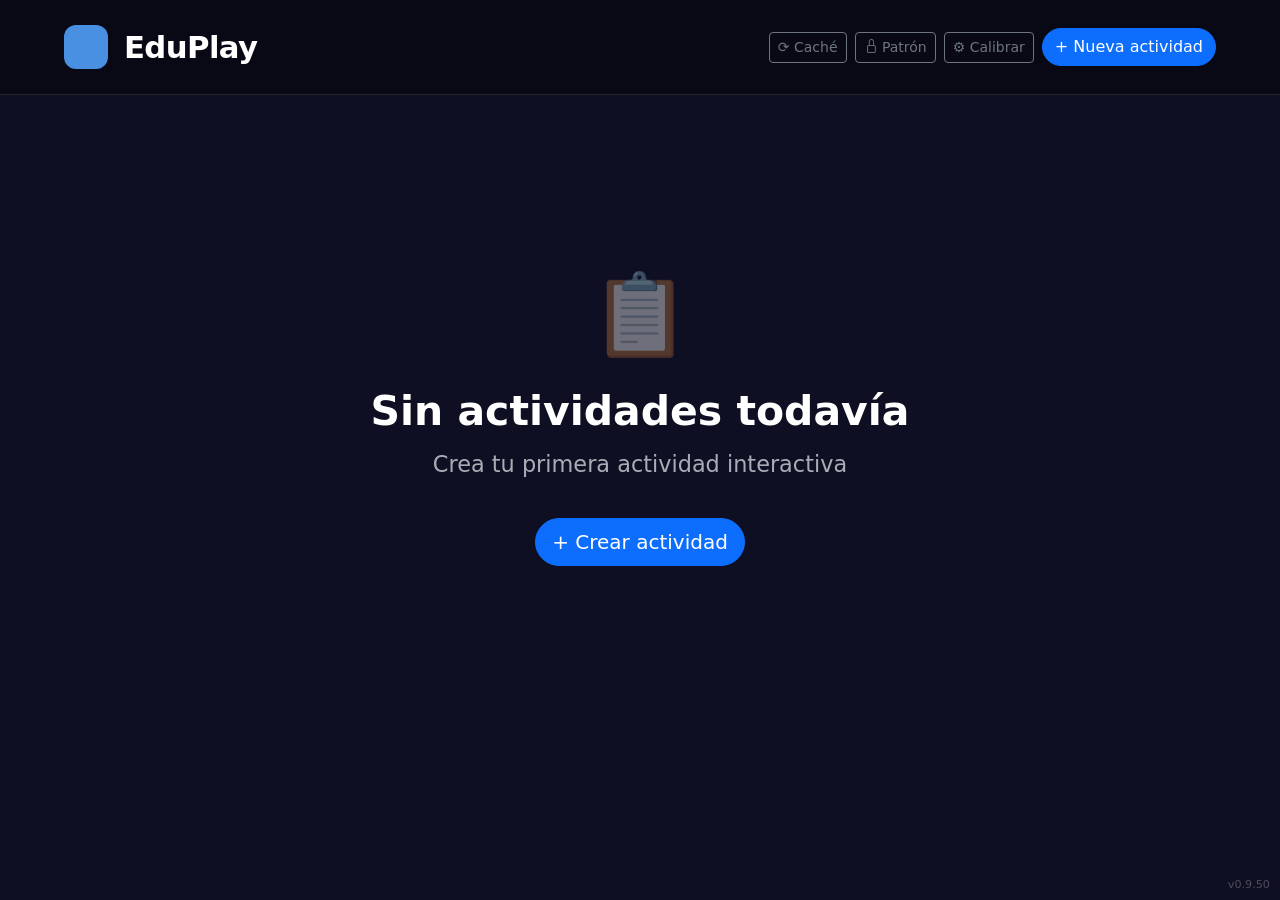
<file: index.html>
<!DOCTYPE html>
<html lang="es" data-bs-theme="dark">
<head>
  <meta charset="UTF-8">
  <meta name="viewport" content="width=device-width, initial-scale=1.0">
  <title>EduPlay v0.9 — Actividades Educativas</title>
  <link rel="stylesheet" href="https://cdn.jsdelivr.net/npm/bootstrap@5.3.3/dist/css/bootstrap.min.css">
  <link rel="stylesheet" href="https://cdn.jsdelivr.net/npm/bootstrap-icons@1.11.3/font/bootstrap-icons.min.css">
  <link rel="preconnect" href="https://fonts.googleapis.com">
  <link rel="preconnect" href="https://fonts.gstatic.com" crossorigin>
  <link href="https://fonts.googleapis.com/css2?family=Kalam:wght@700&display=swap" rel="stylesheet">
  <link rel="stylesheet" href="styles/theme.css?v=0.9.50">
  <link rel="stylesheet" href="styles/player.css?v=0.9.50">
  <link rel="stylesheet" href="styles/quiz.css?v=0.9.50">
  <link rel="stylesheet" href="styles/textCorrection.css?v=0.9.50">
  <link rel="stylesheet" href="styles/editor.css?v=0.9.50">
  <link rel="stylesheet" href="styles/review.css?v=0.9.50">
  <link rel="stylesheet" href="styles/calibration.css?v=0.9.50">
</head>
<body>
  <div id="app"></div>
  <div id="version-badge">v0.9.50</div>
  <script src="https://cdn.jsdelivr.net/npm/bootstrap@5.3.3/dist/js/bootstrap.bundle.min.js"></script>
  <script type="module" src="main.js?v=0.9.50"></script>
</body>
</html>
</file>
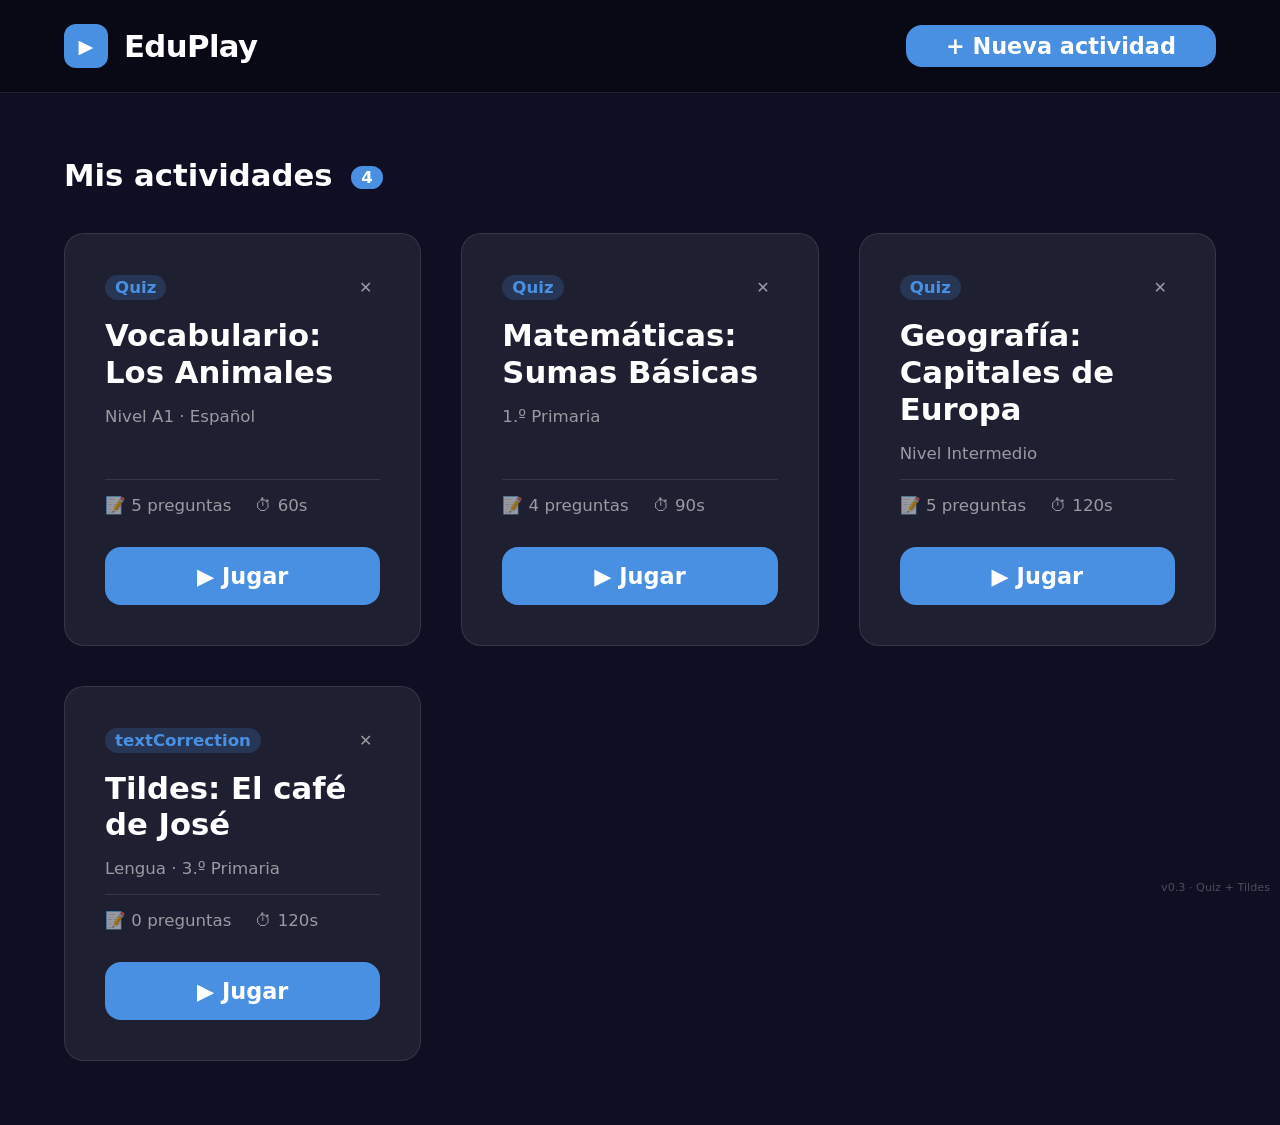
<file: tv/index.html>
<!DOCTYPE html>
<html lang="es">
<head>
  <meta charset="UTF-8">
  <meta name="viewport" content="width=device-width, initial-scale=1.0">
  <title>EduPlay v0.3 — Actividades Educativas</title>
  <link rel="stylesheet" href="styles/base.css">
  <link rel="stylesheet" href="styles/layout.css">
  <link rel="stylesheet" href="styles/components.css">
  <link rel="stylesheet" href="styles/views.css">
</head>
<body>
  <div id="app"></div>
  <div id="version-badge">v0.3 · Quiz + Tildes</div>
  <script type="module" src="main.js"></script>
</body>
</html>
</file>
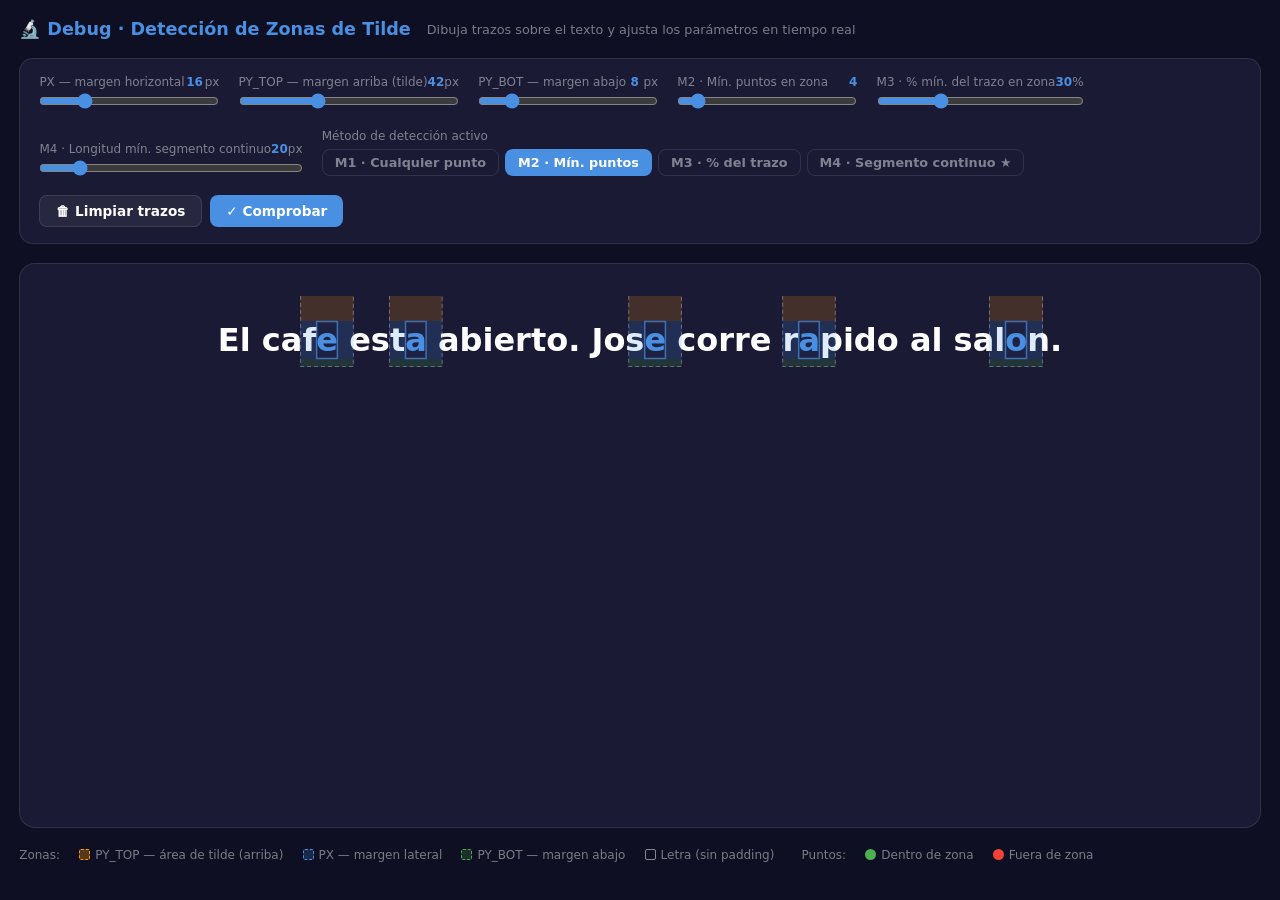
<file: debug-zones.html>
<!DOCTYPE html>
<html lang="es">
<head>
<meta charset="UTF-8">
<meta name="viewport" content="width=device-width, initial-scale=1.0">
<title>EduPlay · Debug Zonas v2</title>
<style>
:root {
  --bg:      #0f0f23;
  --surface: #1a1a35;
  --card:    rgba(255,255,255,0.06);
  --border:  rgba(255,255,255,0.1);
  --text:    #fff;
  --muted:   rgba(255,255,255,0.45);
  --primary: #4a90e2;
  --correct: #4caf50;
  --wrong:   #f44336;
  --orange:  #ff9800;
}
*, *::before, *::after { box-sizing: border-box; margin: 0; padding: 0; }
html, body { height: 100%; }
body {
  font-family: 'Segoe UI', system-ui, sans-serif;
  background: var(--bg);
  color: var(--text);
  display: flex;
  flex-direction: column;
  gap: 1.2rem;
  padding: 1.2rem;
  min-height: 100%;
}

/* ── Header ─────────────────────────────────── */
.header { display: flex; align-items: center; gap: 1rem; flex-wrap: wrap; }
.header h1 { font-size: 1.1rem; color: var(--primary); }
.header p  { font-size: 0.8rem; color: var(--muted); }

/* ── Controls ───────────────────────────────── */
.controls {
  background: var(--surface);
  border: 1px solid var(--border);
  border-radius: 14px;
  padding: 1rem 1.2rem;
  display: flex;
  flex-wrap: wrap;
  gap: 1.2rem;
  align-items: flex-end;
}
.sl-group { display: flex; flex-direction: column; gap: 4px; min-width: 180px; }
.sl-group label { font-size: 0.75rem; color: var(--muted); display: flex; justify-content: space-between; }
.sl-group label span { color: var(--primary); font-weight: 700; }
input[type=range] { width: 100%; accent-color: var(--primary); cursor: pointer; }

.method-row { display: flex; flex-direction: column; gap: 6px; }
.method-row label { font-size: 0.75rem; color: var(--muted); }
.method-tabs { display: flex; gap: 6px; }
.tab {
  padding: 5px 12px;
  border-radius: 8px;
  border: 1px solid var(--border);
  background: transparent;
  color: var(--muted);
  font-size: 0.8rem;
  font-family: inherit;
  cursor: pointer;
  transition: all 150ms;
}
.tab.active { background: var(--primary); color: #fff; border-color: transparent; }

.btn-row { display: flex; gap: 8px; }
button {
  font-family: inherit;
  cursor: pointer;
  border: none;
  border-radius: 8px;
  padding: 7px 16px;
  font-size: 0.85rem;
  font-weight: 600;
  transition: opacity 150ms;
}
button:hover { opacity: 0.85; }
.btn-clear { background: var(--card); border: 1px solid var(--border); color: var(--text); }
.btn-check { background: var(--primary); color: #fff; }
.btn-reset-view { background: var(--orange); color: #fff; }

/* ── Canvas zone ────────────────────────────── */
.canvas-wrap {
  background: var(--surface);
  border: 1px solid var(--border);
  border-radius: 16px;
  padding: 2rem 1.5rem;
  flex: 1;
}
.wrapper {
  position: relative;
  width: 100%;
}
.text-layer {
  font-size: clamp(1.3rem, 2.8vw, 2rem);
  font-weight: 700;
  line-height: 2.8;
  text-align: center;
  color: var(--text);
  user-select: none;
  pointer-events: none;
  position: relative;
  z-index: 1;
}
.acc-zone { color: var(--primary); position: relative; }
#canvas {
  position: absolute;
  top: 0; left: 0;
  width: 100%; height: 100%;
  z-index: 2;
  touch-action: none;
  cursor: crosshair;
}

/* ── Legend ─────────────────────────────────── */
.legend {
  display: flex;
  flex-wrap: wrap;
  gap: 0.8rem 1.2rem;
  align-items: center;
  font-size: 0.75rem;
  color: var(--muted);
}
.leg { display: flex; align-items: center; gap: 5px; }
.dot { width: 11px; height: 11px; border-radius: 50%; flex-shrink: 0; }
.sq  { width: 11px; height: 11px; border-radius: 2px; flex-shrink: 0; }

/* ── Stats ──────────────────────────────────── */
.stats-row {
  display: flex;
  flex-wrap: wrap;
  gap: 0.8rem;
  align-items: flex-start;
}
.zone-card {
  background: var(--card);
  border: 2px solid var(--border);
  border-radius: 12px;
  padding: 0.7rem 1rem;
  min-width: 140px;
  display: flex;
  flex-direction: column;
  gap: 4px;
  transition: border-color 200ms;
}
.zone-card.hit  { border-color: var(--correct); }
.zone-card.miss { border-color: var(--wrong); }
.zc-char { font-size: 1.6rem; font-weight: 800; text-align: center; }
.zc-char.hit  { color: var(--correct); }
.zc-char.miss { color: var(--wrong); }
.zc-line { font-size: 0.72rem; color: var(--muted); }
.zc-line b { color: var(--text); font-weight: 700; }
.zc-result { font-size: 0.8rem; font-weight: 700; text-align: center; margin-top: 2px; }
.zc-result.hit  { color: var(--correct); }
.zc-result.miss { color: var(--wrong); }
</style>
</head>
<body>

<div class="header">
  <h1>🔬 Debug · Detección de Zonas de Tilde</h1>
  <p>Dibuja trazos sobre el texto y ajusta los parámetros en tiempo real</p>
</div>

<!-- Controls -->
<div class="controls">
  <div class="sl-group">
    <label>PX — margen horizontal <span id="lbl-px">16</span>px</label>
    <input type="range" id="sl-px" min="0" max="70" value="16">
  </div>
  <div class="sl-group">
    <label>PY_TOP — margen arriba (tilde) <span id="lbl-py-top">42</span>px</label>
    <input type="range" id="sl-py-top" min="0" max="120" value="42">
  </div>
  <div class="sl-group">
    <label>PY_BOT — margen abajo <span id="lbl-py-bot">8</span>px</label>
    <input type="range" id="sl-py-bot" min="0" max="50" value="8">
  </div>
  <div class="sl-group">
    <label>M2 · Mín. puntos en zona <span id="lbl-min">4</span></label>
    <input type="range" id="sl-min" min="1" max="40" value="4">
  </div>
  <div class="sl-group">
    <label>M3 · % mín. del trazo en zona <span id="lbl-pct">30</span>%</label>
    <input type="range" id="sl-pct" min="5" max="90" value="30">
  </div>
  <div class="sl-group">
    <label>M4 · Longitud mín. segmento continuo <span id="lbl-seg">20</span>px</label>
    <input type="range" id="sl-seg" min="5" max="120" value="20">
  </div>

  <div class="method-row">
    <label>Método de detección activo</label>
    <div class="method-tabs" id="method-tabs">
      <button class="tab" data-m="1">M1 · Cualquier punto</button>
      <button class="tab active" data-m="2">M2 · Mín. puntos</button>
      <button class="tab" data-m="3">M3 · % del trazo</button>
      <button class="tab" data-m="4">M4 · Segmento continuo ★</button>
    </div>
  </div>

  <div style="display:flex;flex-direction:column;gap:6px;justify-content:flex-end">
    <div class="btn-row">
      <button class="btn-clear" id="btn-clear">🗑 Limpiar trazos</button>
      <button class="btn-check" id="btn-check">✓ Comprobar</button>
    </div>
  </div>
</div>

<!-- Canvas -->
<div class="canvas-wrap">
  <div class="wrapper" id="wrapper">
    <div class="text-layer" id="text-layer"></div>
    <canvas id="canvas"></canvas>
  </div>
</div>

<!-- Legend -->
<div class="legend">
  <span>Zonas:</span>
  <span class="leg"><span class="sq" style="background:rgba(255,152,0,0.3);border:1px dashed var(--orange)"></span>PY_TOP — área de tilde (arriba)</span>
  <span class="leg"><span class="sq" style="background:rgba(74,144,226,0.2);border:1px dashed var(--primary)"></span>PX — margen lateral</span>
  <span class="leg"><span class="sq" style="background:rgba(76,175,80,0.2);border:1px dashed var(--correct)"></span>PY_BOT — margen abajo</span>
  <span class="leg"><span class="sq" style="border:1.5px solid rgba(255,255,255,0.5)"></span>Letra (sin padding)</span>
  <span style="margin-left:0.5rem">Puntos:</span>
  <span class="leg"><span class="dot" style="background:var(--correct)"></span>Dentro de zona</span>
  <span class="leg"><span class="dot" style="background:var(--wrong)"></span>Fuera de zona</span>
</div>

<!-- Stats -->
<div class="stats-row" id="stats"></div>

<script>
const ORIG    = 'El cafe esta abierto. Jose corre rapido al salon.'
const CORRECT = 'El café está abierto. José corre rápido al salón.'

// ── State ────────────────────────────────────────────────────
let PX = 16, PY_TOP = 42, PY_BOT = 8, MIN_PTS = 4, MIN_PCT = 30, MIN_SEG = 20
let METHOD = 2
let strokes = []      // [{x,y}[]]
let current = null
let drawing = false
let zones   = []

// ── Build text ───────────────────────────────────────────────
const textLayer = document.getElementById('text-layer')
function buildHTML() {
  let html = ''
  for (let i = 0; i < ORIG.length; i++) {
    const ch = ORIG[i]
    if (ch !== CORRECT[i]) {
      html += `<span class="acc-zone" data-orig="${ch}" data-cor="${CORRECT[i]}">${ch}</span>`
    } else {
      // Preserve spaces; escape < > &
      html += ch === '&' ? '&amp;' : ch === '<' ? '&lt;' : ch
    }
  }
  return html
}
textLayer.innerHTML = buildHTML()

// ── Canvas ───────────────────────────────────────────────────
const wrapper = document.getElementById('wrapper')
const canvas  = document.getElementById('canvas')
const ctx     = canvas.getContext('2d')

function sizeCanvas() {
  const r = wrapper.getBoundingClientRect()
  canvas.width  = Math.round(r.width)
  canvas.height = Math.round(r.height)
}

function recalcZones() {
  const wr = wrapper.getBoundingClientRect()
  const spans = wrapper.querySelectorAll('.acc-zone')
  zones = Array.from(spans).map(span => {
    const sr = span.getBoundingClientRect()
    const lx = sr.left - wr.left
    const ly = sr.top  - wr.top
    const lw = sr.width
    const lh = sr.height
    return {
      orig: span.dataset.orig,
      cor:  span.dataset.cor,
      // letter rect (canvas-relative)
      lx, ly, lw, lh,
      // full detection rect
      x: lx - PX,
      y: ly - PY_TOP,
      w: lw + PX * 2,
      h: lh + PY_TOP + PY_BOT,
      ptsInside: 0,
      bestPct:   0,
      hit: false
    }
  })
}

// ── Draw ─────────────────────────────────────────────────────
function inZone(p, z) {
  return p.x >= z.x && p.x <= z.x + z.w && p.y >= z.y && p.y <= z.y + z.h
}

function drawZonesOverlay() {
  zones.forEach(z => {
    // PY_TOP area (orange — where the accent stroke goes)
    ctx.fillStyle = 'rgba(255,152,0,0.18)'
    ctx.fillRect(z.x, z.y, z.w, PY_TOP)
    // PX left padding
    ctx.fillStyle = 'rgba(74,144,226,0.18)'
    ctx.fillRect(z.x, z.ly, PX, z.lh)
    // PX right padding
    ctx.fillRect(z.lx + z.lw, z.ly, PX, z.lh)
    // PY_BOT area (green)
    ctx.fillStyle = 'rgba(76,175,80,0.18)'
    ctx.fillRect(z.x, z.ly + z.lh, z.w, PY_BOT)
    // Letter core (subtle tint)
    ctx.fillStyle = 'rgba(74,144,226,0.08)'
    ctx.fillRect(z.lx, z.ly, z.lw, z.lh)

    // Full zone dashed border
    ctx.save()
    ctx.strokeStyle = 'rgba(255,255,255,0.3)'
    ctx.lineWidth = 1
    ctx.setLineDash([4, 3])
    ctx.strokeRect(z.x + 0.5, z.y + 0.5, z.w - 1, z.h - 1)
    ctx.restore()

    // Letter solid border
    ctx.strokeStyle = 'rgba(74,144,226,0.7)'
    ctx.lineWidth = 1.5
    ctx.setLineDash([])
    ctx.strokeRect(z.lx + 0.5, z.ly + 0.5, z.lw - 1, z.lh - 1)

    // Zone label
    ctx.fillStyle = 'rgba(255,255,255,0.35)'
    ctx.font = '10px Segoe UI'
    ctx.textAlign = 'center'
    ctx.fillText(z.cor, z.x + z.w / 2, z.y + 10)
  })
}

function drawStrokes(strokeList) {
  strokeList.forEach(stroke => {
    if (!stroke.length) return

    // Draw line path
    ctx.beginPath()
    ctx.moveTo(stroke[0].x, stroke[0].y)
    for (let i = 1; i < stroke.length; i++) ctx.lineTo(stroke[i].x, stroke[i].y)
    ctx.strokeStyle = 'rgba(74,144,226,0.4)'
    ctx.lineWidth   = 2.5
    ctx.lineCap     = 'round'
    ctx.lineJoin    = 'round'
    ctx.setLineDash([])
    ctx.stroke()

    // Per-point colored dots
    stroke.forEach(p => {
      const inside = zones.some(z => inZone(p, z))
      ctx.beginPath()
      ctx.arc(p.x, p.y, 3, 0, Math.PI * 2)
      ctx.fillStyle = inside ? 'rgba(76,175,80,0.9)' : 'rgba(244,67,54,0.55)'
      ctx.fill()
    })
  })
}

function redraw() {
  ctx.clearRect(0, 0, canvas.width, canvas.height)
  drawZonesOverlay()
  const all = current ? [...strokes, current] : strokes
  drawStrokes(all)
}

// ── Pointer events ───────────────────────────────────────────
function pos(e) {
  const r  = canvas.getBoundingClientRect()
  const sx = canvas.width  / r.width
  const sy = canvas.height / r.height
  return { x: (e.clientX - r.left) * sx, y: (e.clientY - r.top) * sy }
}

canvas.addEventListener('pointerdown', e => {
  e.preventDefault()
  canvas.setPointerCapture(e.pointerId)
  drawing = true
  current = [pos(e)]
  redraw()
})

canvas.addEventListener('pointermove', e => {
  if (!drawing) return
  e.preventDefault()
  current.push(pos(e))
  // Use thicker line for actual stylus pressure
  ctx.lineWidth = e.pointerType === 'pen' ? Math.max(1.5, e.pressure * 5) : 2.5
  redraw()
})

canvas.addEventListener('pointerup', e => {
  if (!drawing) return
  drawing = false
  if (current?.length >= 1) { strokes.push(current); current = null }
  redraw()
  liveStats()
})
canvas.addEventListener('pointercancel', () => { drawing = false; current = null })

// ── Helpers de análisis de trazo ─────────────────────────────
function segPhysLen(seg) {
  // Longitud física (px) de una secuencia de puntos
  let len = 0
  for (let i = 1; i < seg.length; i++) {
    const dx = seg[i].x - seg[i-1].x
    const dy = seg[i].y - seg[i-1].y
    len += Math.sqrt(dx*dx + dy*dy)
  }
  return len
}

function bestContiguousSegment(stroke, z) {
  // Devuelve el segmento contiguo más largo (longitud física) dentro de z
  let best = [], current = []
  let bestLen = 0

  stroke.forEach(p => {
    if (inZone(p, z)) {
      current.push(p)
    } else {
      if (current.length) {
        const l = segPhysLen(current)
        if (l > bestLen) { bestLen = l; best = current }
      }
      current = []
    }
  })
  // Último segmento
  if (current.length) {
    const l = segPhysLen(current)
    if (l > bestLen) { bestLen = l; best = current }
  }
  return { seg: best, len: bestLen }
}

function hSpan(seg) {
  if (!seg.length) return 0
  const xs = seg.map(p => p.x)
  return Math.max(...xs) - Math.min(...xs)
}

// ── Detection ────────────────────────────────────────────────
function detect() {
  recalcZones()

  zones.forEach(z => {
    z.ptsInside  = 0
    z.bestPct    = 0
    z.bestSegLen = 0
    z.bestSegSpan = 0
    z.hit        = false
  })

  strokes.forEach(stroke => {
    const len = stroke.length
    zones.forEach(z => {
      // Puntos dentro (M1/M2)
      let inside = 0
      stroke.forEach(p => { if (inZone(p, z)) inside++ })
      z.ptsInside += inside

      // % trazo (M3)
      const pct = len > 0 ? inside / len * 100 : 0
      if (pct > z.bestPct) z.bestPct = pct

      // Segmento contiguo (M4)
      const { seg, len: sLen } = bestContiguousSegment(stroke, z)
      if (sLen > z.bestSegLen) {
        z.bestSegLen  = sLen
        z.bestSegSpan = hSpan(seg)
      }
    })
  })

  zones.forEach(z => {
    const minHSpan = z.lw * 0.20  // 20% del ancho de la letra como mínimo

    if (METHOD === 1) {
      z.hit = z.ptsInside >= 1

    } else if (METHOD === 2) {
      z.hit = z.ptsInside >= MIN_PTS

    } else if (METHOD === 3) {
      z.hit = z.ptsInside >= 3 && z.bestPct >= MIN_PCT

    } else {
      // M4: segmento continuo de longitud física >= MIN_SEG
      //     Y amplitud horizontal >= 20% del ancho de la letra
      z.hit = z.bestSegLen >= MIN_SEG && z.bestSegSpan >= minHSpan
    }
  })
}

function liveStats() {
  detect()
  renderStats(false)
}

function renderStats(final) {
  const el = document.getElementById('stats')
  if (!zones.length || strokes.length === 0) { el.innerHTML = ''; return }

  el.innerHTML = zones.map(z => {
    const cls   = final ? (z.hit ? 'hit' : 'miss') : ''
    const m2ok  = z.ptsInside >= MIN_PTS
    const m3ok  = z.ptsInside >= 3 && z.bestPct >= MIN_PCT
    const minHS = (z.lw * 0.20).toFixed(0)
    const m4ok  = z.bestSegLen >= MIN_SEG && z.bestSegSpan >= z.lw * 0.20
    return `
      <div class="zone-card ${cls}">
        <div class="zc-char ${cls}">${z.cor}</div>
        <div class="zc-line">Pts dentro: <b>${z.ptsInside}</b></div>
        <div class="zc-line">Mejor %: <b>${z.bestPct.toFixed(0)}%</b></div>
        <div class="zc-line">Seg. contiguo: <b>${z.bestSegLen.toFixed(0)}px</b> / <b>${z.bestSegSpan.toFixed(0)}px ancho</b></div>
        <hr style="border:none;border-top:1px solid rgba(255,255,255,0.08);margin:4px 0">
        <div class="zc-line">M1 (≥1pt): <b>${z.ptsInside>=1?'✓':'✗'}</b></div>
        <div class="zc-line">M2 (≥${MIN_PTS}pts): <b>${m2ok?'✓':'✗'}</b></div>
        <div class="zc-line">M3 (≥${MIN_PCT}%): <b>${m3ok?'✓':'✗'}</b></div>
        <div class="zc-line" style="color:${m4ok?'var(--correct)':'var(--muted)'}">M4★ (≥${MIN_SEG}px,≥${minHS}px ancho): <b>${m4ok?'✓':'✗'}</b></div>
        ${final ? `<div class="zc-result ${z.hit?'hit':'miss'}">${z.hit ? '✓ DETECTADA' : '✗ FALLA'}</div>` : ''}
      </div>`
  }).join('')
}

// ── Comprobar ────────────────────────────────────────────────
document.getElementById('btn-check').addEventListener('click', () => {
  detect()
  redraw()
  // Draw result circles in zone's top-padding center
  zones.forEach(z => {
    const cx = z.lx + z.lw / 2
    const cy = z.y + PY_TOP / 2
    ctx.beginPath()
    ctx.arc(cx, cy, 16, 0, Math.PI * 2)
    ctx.fillStyle   = z.hit ? 'rgba(76,175,80,0.45)' : 'rgba(244,67,54,0.45)'
    ctx.fill()
    ctx.strokeStyle = z.hit ? '#4caf50' : '#f44336'
    ctx.lineWidth   = 2
    ctx.stroke()
    ctx.fillStyle = '#fff'
    ctx.font = 'bold 13px Segoe UI'
    ctx.textAlign = 'center'
    ctx.textBaseline = 'middle'
    ctx.fillText(z.hit ? '✓' : '✗', cx, cy)
  })
  renderStats(true)
})

// ── Limpiar ──────────────────────────────────────────────────
document.getElementById('btn-clear').addEventListener('click', () => {
  strokes = []; current = null
  document.getElementById('stats').innerHTML = ''
  sizeCanvas(); recalcZones(); redraw()
})

// ── Sliders ──────────────────────────────────────────────────
;[
  ['sl-px',     'lbl-px',     v => { PX     = v }],
  ['sl-py-top', 'lbl-py-top', v => { PY_TOP = v }],
  ['sl-py-bot', 'lbl-py-bot', v => { PY_BOT = v }],
  ['sl-min',    'lbl-min',    v => { MIN_PTS = v }],
  ['sl-pct',    'lbl-pct',    v => { MIN_PCT = v }],
  ['sl-seg',    'lbl-seg',    v => { MIN_SEG = v }],
].forEach(([id, lbl, fn]) => {
  document.getElementById(id).addEventListener('input', e => {
    document.getElementById(lbl).textContent = e.target.value
    fn(+e.target.value)
    recalcZones(); redraw(); liveStats()
  })
})

// ── Method tabs ──────────────────────────────────────────────
document.getElementById('method-tabs').addEventListener('click', e => {
  const btn = e.target.closest('.tab')
  if (!btn) return
  document.querySelectorAll('.tab').forEach(b => b.classList.remove('active'))
  btn.classList.add('active')
  METHOD = +btn.dataset.m
  liveStats()
})

// ── Init ─────────────────────────────────────────────────────
window.addEventListener('resize', () => { sizeCanvas(); recalcZones(); redraw() })
// Wait for text to render before measuring
requestAnimationFrame(() => { sizeCanvas(); recalcZones(); redraw() })
</script>
</body>
</html>
</file>
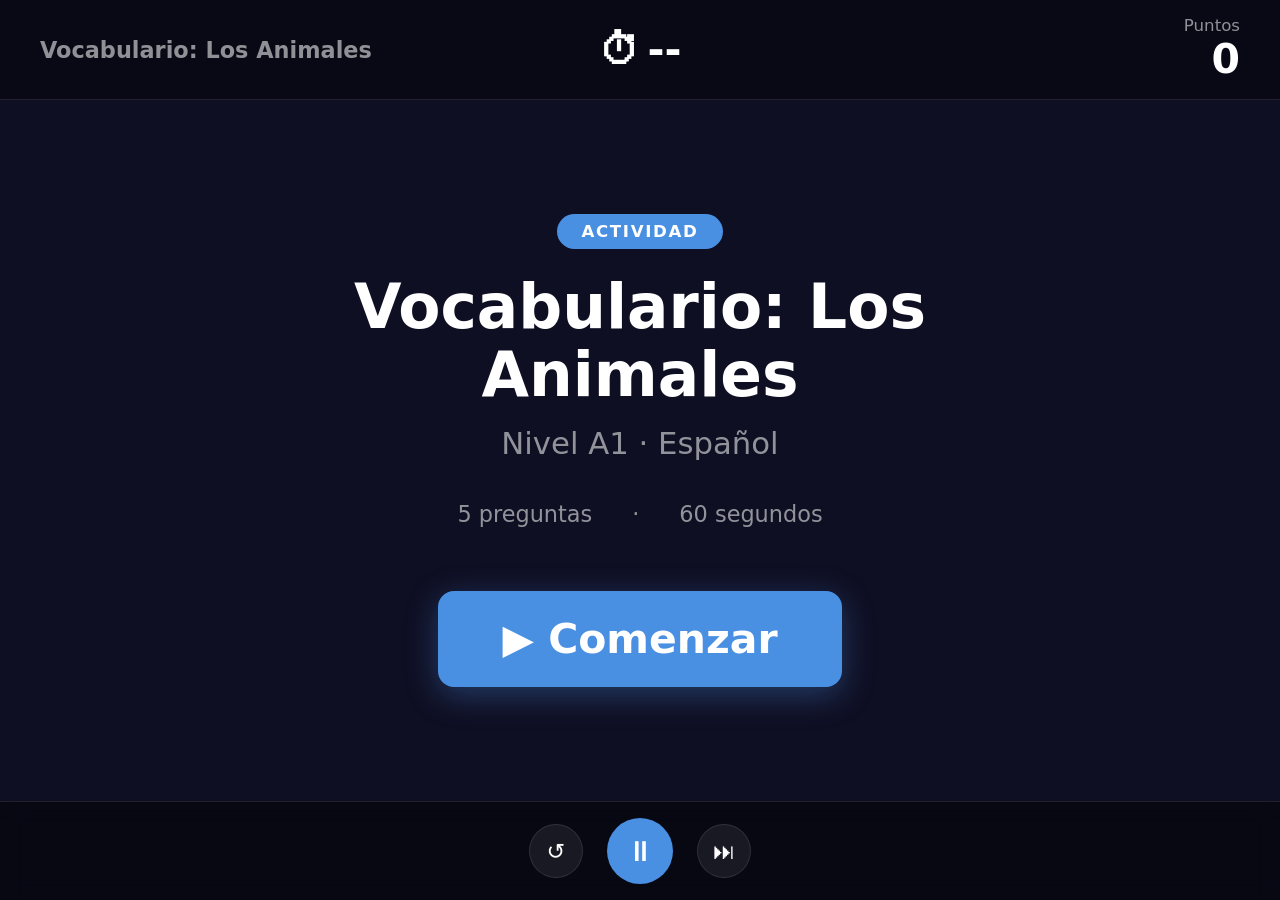
<file: eduplay-standalone.html>
<!DOCTYPE html>
<html lang="es">
<head>
  <meta charset="UTF-8">
  <meta name="viewport" content="width=device-width, initial-scale=1.0">
  <title>EduPlay — Actividades Educativas</title>
  <style>
/* ═══════════════════════════════════════════════════════════
   BASE — CSS custom properties (skin: default) + reset
   ═══════════════════════════════════════════════════════════ */

:root {
  /* ── Colors ─────────────────────────────────────────────── */
  --skin-bg:           #0f0f23;
  --skin-surface:      #1a1a35;
  --skin-primary:      #4a90e2;
  --skin-primary-dark: #357abd;
  --skin-correct:      #4caf50;
  --skin-correct-bg:   rgba(76, 175, 80, 0.15);
  --skin-wrong:        #f44336;
  --skin-wrong-bg:     rgba(244, 67, 54, 0.15);
  --skin-text:         #ffffff;
  --skin-text-muted:   rgba(255, 255, 255, 0.55);
  --skin-card-bg:      rgba(255, 255, 255, 0.07);
  --skin-card-hover:   rgba(255, 255, 255, 0.14);
  --skin-border:       rgba(255, 255, 255, 0.1);

  /* ── Typography — fluid scale for large screens ──────────── */
  --font-sm:  clamp(0.85rem, 1.3vw,  1.05rem);
  --font-base:clamp(1rem,    1.8vw,  1.4rem);
  --font-lg:  clamp(1.3rem,  2.4vw,  2rem);
  --font-xl:  clamp(1.7rem,  3.2vw,  2.8rem);
  --font-xxl: clamp(2.2rem,  4.8vw,  4.2rem);

  /* ── Spacing ─────────────────────────────────────────────── */
  --space-xs: 0.5rem;
  --space-sm: 1rem;
  --space-md: 1.5rem;
  --space-lg: 2.5rem;
  --space-xl: 4rem;

  /* ── Shape ───────────────────────────────────────────────── */
  --skin-btn-radius:  16px;
  --skin-card-radius: 20px;

  /* ── Motion ──────────────────────────────────────────────── */
  --t-fast: 150ms ease;
  --t-base: 300ms ease;
  --t-slow: 500ms ease;

  /* ── Font stack (optimised for Windows interactive boards) ── */
  --skin-font: 'Segoe UI', system-ui, -apple-system, sans-serif;
}

/* ─── Reset ─────────────────────────────────────────────── */
*, *::before, *::after {
  box-sizing: border-box;
  margin: 0;
  padding: 0;
}

html, body {
  height: 100%;
  overflow: hidden;
}

body {
  font-family: var(--skin-font);
  font-size: var(--font-base);
  color: var(--skin-text);
  background-color: var(--skin-bg);
  -webkit-font-smoothing: antialiased;
  touch-action: manipulation;
}

button {
  font-family: inherit;
  cursor: pointer;
  border: none;
  background: none;
  color: inherit;
}

img {
  display: block;
  max-width: 100%;
}

/* ─── Global utilities ───────────────────────────────────── */
.hidden { display: none !important; }

.fade-in {
  animation: fadeIn var(--t-base) forwards;
}

@keyframes fadeIn {
  from { opacity: 0; transform: translateY(12px); }
  to   { opacity: 1; transform: translateY(0); }
}

/* ═══════════════════════════════════════════════════════════
   LAYOUT — Player grid (HUD | main | controls)
   ═══════════════════════════════════════════════════════════ */

#app {
  width: 100vw;
  height: 100vh;
  display: flex;
  align-items: stretch;
}

#player-container {
  width: 100%;
  height: 100%;
  display: grid;
  grid-template-rows: auto 1fr auto;
  position: relative;
}

/* ─── HUD (top bar) ──────────────────────────────────────── */
#hud {
  display: flex;
  align-items: center;
  justify-content: space-between;
  padding: var(--space-sm) var(--space-lg);
  background: rgba(0, 0, 0, 0.35);
  backdrop-filter: blur(12px);
  border-bottom: 1px solid var(--skin-border);
  min-height: 72px;
  z-index: 10;
}

/* ─── Main content area ───────────────────────────────────── */
#main-area {
  display: flex;
  align-items: center;
  justify-content: center;
  padding: var(--space-lg);
  overflow: hidden;
  position: relative;
}

/* ─── Teacher controls (bottom bar) ──────────────────────── */
#controls {
  display: flex;
  align-items: center;
  justify-content: center;
  gap: var(--space-md);
  padding: var(--space-sm) var(--space-lg);
  background: rgba(0, 0, 0, 0.45);
  backdrop-filter: blur(12px);
  border-top: 1px solid var(--skin-border);
  min-height: 72px;
  z-index: 10;
}

/* ═══════════════════════════════════════════════════════════
   COMPONENTS — HUD · Controls · Start · End · Quiz
   ═══════════════════════════════════════════════════════════ */

/* ─── HUD ────────────────────────────────────────────────── */
.hud-left  { flex: 1; overflow: hidden; }
.hud-center { flex: 1; display: flex; justify-content: center; }
.hud-right  { flex: 1; display: flex; justify-content: flex-end; }

.hud-title {
  font-size: var(--font-base);
  font-weight: 600;
  color: var(--skin-text-muted);
  white-space: nowrap;
  overflow: hidden;
  text-overflow: ellipsis;
}

.hud-timer {
  display: flex;
  align-items: center;
  gap: var(--space-xs);
  font-size: var(--font-xl);
  font-weight: 700;
  font-variant-numeric: tabular-nums;
}

.hud-timer.timer-warning {
  color: var(--skin-wrong);
  animation: timerPulse 1s infinite;
}

@keyframes timerPulse {
  0%, 100% { opacity: 1; }
  50%       { opacity: 0.45; }
}

.hud-score {
  display: flex;
  flex-direction: column;
  align-items: flex-end;
}

.score-label { font-size: var(--font-sm); color: var(--skin-text-muted); }

.score-value {
  font-size: var(--font-xl);
  font-weight: 700;
  font-variant-numeric: tabular-nums;
}

.score-value.score-bump { animation: scoreBump 300ms ease; }

@keyframes scoreBump {
  0%   { transform: scale(1); }
  50%  { transform: scale(1.35); color: var(--skin-correct); }
  100% { transform: scale(1); }
}

/* ─── Teacher controls ────────────────────────────────────── */
.controls-bar {
  display: flex;
  gap: var(--space-md);
  align-items: center;
}

.ctrl-btn {
  display: flex;
  align-items: center;
  justify-content: center;
  width: 54px;
  height: 54px;
  border-radius: 50%;
  font-size: 1.4rem;
  background: var(--skin-card-bg);
  color: var(--skin-text);
  border: 1px solid var(--skin-border);
  transition: background var(--t-fast), transform var(--t-fast);
}

.ctrl-btn:hover  { background: var(--skin-card-hover); transform: scale(1.06); }
.ctrl-btn:active { transform: scale(0.94); }

.ctrl-btn.ctrl-primary {
  background: var(--skin-primary);
  border-color: transparent;
  width: 66px;
  height: 66px;
  font-size: 1.8rem;
}

.ctrl-btn.ctrl-primary:hover { background: var(--skin-primary-dark); }

/* ─── Start Screen ────────────────────────────────────────── */
.start-screen {
  display: flex;
  align-items: center;
  justify-content: center;
  width: 100%;
  height: 100%;
}

.start-content {
  text-align: center;
  max-width: 820px;
  padding: var(--space-xl);
}

.start-badge {
  display: inline-block;
  background: var(--skin-primary);
  color: #fff;
  padding: var(--space-xs) var(--space-md);
  border-radius: 999px;
  font-size: var(--font-sm);
  font-weight: 700;
  text-transform: uppercase;
  letter-spacing: 0.1em;
  margin-bottom: var(--space-md);
}

.start-title {
  font-size: var(--font-xxl);
  font-weight: 800;
  line-height: 1.1;
  margin-bottom: var(--space-sm);
}

.start-subtitle {
  font-size: var(--font-lg);
  color: var(--skin-text-muted);
  margin-bottom: var(--space-lg);
}

.start-meta {
  display: flex;
  gap: var(--space-lg);
  justify-content: center;
  color: var(--skin-text-muted);
  font-size: var(--font-base);
  margin-bottom: var(--space-xl);
}

.start-meta span::before {
  content: '·';
  margin-right: var(--space-lg);
}

.start-meta span:first-child::before { content: ''; margin-right: 0; }

.btn-start {
  display: inline-flex;
  align-items: center;
  justify-content: center;
  gap: var(--space-sm);
  background: var(--skin-primary);
  color: #fff;
  font-size: var(--font-xl);
  font-weight: 700;
  padding: var(--space-md) var(--space-xl);
  border-radius: var(--skin-btn-radius);
  min-width: 300px;
  transition: background var(--t-fast), transform var(--t-fast), box-shadow var(--t-fast);
  box-shadow: 0 8px 32px rgba(74, 144, 226, 0.35);
}

.btn-start:hover  {
  background: var(--skin-primary-dark);
  transform: translateY(-3px);
  box-shadow: 0 12px 40px rgba(74, 144, 226, 0.5);
}

.btn-start:active { transform: translateY(0); box-shadow: none; }

/* ─── Quiz Template ───────────────────────────────────────── */
.quiz-wrapper {
  width: 100%;
  max-width: 1200px;
  display: flex;
  flex-direction: column;
  gap: var(--space-lg);
}

.quiz-progress {
  display: flex;
  justify-content: flex-end;
  font-size: var(--font-sm);
  color: var(--skin-text-muted);
  font-variant-numeric: tabular-nums;
}

.quiz-question {
  text-align: center;
  background: var(--skin-card-bg);
  border: 1px solid var(--skin-border);
  border-radius: var(--skin-card-radius);
  padding: var(--space-lg) var(--space-xl);
}

.quiz-question p {
  font-size: var(--font-xl);
  font-weight: 700;
  line-height: 1.3;
}

.quiz-image {
  max-height: 180px;
  margin: 0 auto var(--space-md);
  border-radius: 12px;
  object-fit: contain;
}

.quiz-options {
  display: grid;
  grid-template-columns: 1fr 1fr;
  gap: var(--space-md);
}

.quiz-option {
  display: flex;
  align-items: center;
  gap: var(--space-md);
  background: var(--skin-card-bg);
  border: 2px solid var(--skin-border);
  border-radius: var(--skin-btn-radius);
  padding: var(--space-md) var(--space-lg);
  font-size: var(--font-lg);
  font-weight: 600;
  color: var(--skin-text);
  text-align: left;
  min-height: 88px;
  cursor: pointer;
  transition: background var(--t-fast), border-color var(--t-fast), transform var(--t-fast);
}

.quiz-option:not(:disabled):hover {
  background: var(--skin-card-hover);
  border-color: var(--skin-primary);
  transform: translateY(-3px);
}

.quiz-option:not(:disabled):active { transform: translateY(0); }

.quiz-option.correct {
  background: var(--skin-correct-bg);
  border-color: var(--skin-correct);
  animation: correctPop 400ms ease;
}

.quiz-option.wrong {
  background: var(--skin-wrong-bg);
  border-color: var(--skin-wrong);
  animation: wrongShake 400ms ease;
}

.quiz-option:disabled { cursor: default; }

.option-letter {
  display: flex;
  align-items: center;
  justify-content: center;
  width: 44px;
  height: 44px;
  border-radius: 50%;
  background: var(--skin-border);
  font-size: var(--font-base);
  font-weight: 800;
  flex-shrink: 0;
  transition: background var(--t-fast);
}

.quiz-option.correct .option-letter { background: var(--skin-correct); }
.quiz-option.wrong   .option-letter { background: var(--skin-wrong); }

.option-text { flex: 1; }

@keyframes correctPop {
  0%   { transform: scale(1); }
  40%  { transform: scale(1.04); }
  100% { transform: scale(1); }
}

@keyframes wrongShake {
  0%, 100% { transform: translateX(0); }
  20%       { transform: translateX(-10px); }
  60%       { transform: translateX(10px); }
}

/* ─── End Screen ──────────────────────────────────────────── */
.end-screen {
  display: flex;
  align-items: center;
  justify-content: center;
  width: 100%;
  height: 100%;
}

.end-content {
  text-align: center;
  max-width: 720px;
  padding: var(--space-xl);
}

.end-emoji {
  font-size: 5rem;
  line-height: 1;
  margin-bottom: var(--space-md);
}

.end-title {
  font-size: var(--font-xxl);
  font-weight: 800;
  margin-bottom: var(--space-lg);
}

.end-score-ring {
  display: flex;
  flex-direction: column;
  align-items: center;
  justify-content: center;
  width: 180px;
  height: 180px;
  border-radius: 50%;
  border: 8px solid var(--skin-primary);
  margin: 0 auto var(--space-lg);
  box-shadow: 0 0 40px rgba(74, 144, 226, 0.3);
}

.end-score-pct   { font-size: var(--font-xxl); font-weight: 800; line-height: 1; }
.end-score-label { font-size: var(--font-sm);  color: var(--skin-text-muted); }

.end-stats {
  display: flex;
  gap: var(--space-xl);
  justify-content: center;
  margin-bottom: var(--space-xl);
}

.end-stat {
  display: flex;
  flex-direction: column;
  align-items: center;
  gap: 4px;
}

.stat-value { font-size: var(--font-xl);  font-weight: 700; }
.stat-label { font-size: var(--font-sm);  color: var(--skin-text-muted); }

.btn-restart {
  display: inline-flex;
  align-items: center;
  justify-content: center;
  gap: var(--space-sm);
  background: var(--skin-card-bg);
  border: 2px solid var(--skin-border);
  color: var(--skin-text);
  font-size: var(--font-lg);
  font-weight: 600;
  padding: var(--space-md) var(--space-xl);
  border-radius: var(--skin-btn-radius);
  transition: background var(--t-fast), border-color var(--t-fast);
}

.btn-restart:hover {
  background: var(--skin-card-hover);
  border-color: var(--skin-primary);
}

  </style>
</head>
<body>
  <div id="app">
    <div id="player-container">
      <div id="hud"></div>
      <div id="main-area"></div>
      <div id="controls"></div>
    </div>
  </div>
  <script>
// ── events.js ─────────────────────────────────────────
/* Central event bus — decouples all modules */
const Events = {
  _listeners: {},

  on(event, fn) {
    if (!this._listeners[event]) this._listeners[event] = []
    this._listeners[event].push(fn)
    return () => this.off(event, fn)   // returns unsubscribe fn
  },

  off(event, fn) {
    if (!this._listeners[event]) return
    this._listeners[event] = this._listeners[event].filter(f => f !== fn)
  },

  emit(event, data) {
    ;(this._listeners[event] || []).forEach(fn => fn(data))
  },

  clear(event) {
    if (event) delete this._listeners[event]
    else this._listeners = {}
  }
}

Events

// ── state.js ─────────────────────────────────────────
const STATES = {
  IDLE:    'idle',
  PLAYING: 'playing',
  PAUSED:  'paused',
  END:     'end'
}

const TRANSITIONS = {
  idle:    ['playing'],
  playing: ['paused', 'end'],
  paused:  ['playing', 'end'],
  end:     ['idle']
}

const State = {
  current: STATES.IDLE,

  go(next) {
    const allowed = TRANSITIONS[this.current] || []
    if (!allowed.includes(next)) {
      console.warn(`[State] Invalid transition: ${this.current} → ${next}`)
      return false
    }
    const prev = this.current
    this.current = next
    Events.emit('state:change', { from: prev, to: next })
    Events.emit(`state:${next}`,  { from: prev })
    return true
  },

  is(s)  { return this.current === s },

  /* Hard reset — used by teacher "restart" only */
  reset() { this.current = STATES.IDLE }
}

// ── registry.js ─────────────────────────────────────────
/* Template registry — allows plugins / dynamic registration */
const Registry = {
  _map: new Map(),

  register(name, TemplateClass) {
    this._map.set(name, TemplateClass)
  },

  get(name) {
    if (!this._map.has(name)) throw new Error(`[Registry] Template "${name}" not found`)
    return this._map.get(name)
  },

  list() { return [...this._map.keys()] }
}

Registry

// ── base.js ─────────────────────────────────────────
/* Base class — every template must extend this */
class BaseTemplate {
  /* Declare required tools: ['pen', 'eraser'] — used in Part 2 */
  static requiresTools = []

  constructor() {
    this.activity    = null
    this.container   = null
    this._onComplete = null
    this._onScore    = null
  }

  /* Called by Player before start() */
  init(activity, container, { onComplete, onScore } = {}) {
    this.activity    = activity
    this.container   = container
    this._onComplete = onComplete
    this._onScore    = onScore
  }

  start()   {}
  pause()   {}
  resume()  {}
  reset()   {}

  destroy() {
    if (this.container) this.container.innerHTML = ''
  }

  /* Lifecycle hooks for interactive screens */
  onResize() {}
  onTouch(e) {}
  onKey(e)   {}
}

// ── quiz.js ─────────────────────────────────────────
const LETTERS = ['A', 'B', 'C', 'D']

class QuizTemplate extends BaseTemplate {
  static requiresTools = []

  constructor() {
    super()
    this._items           = []
    this._currentIndex    = 0
    this._answered        = false
    this._feedbackTimeout = null
  }

  init(activity, container, callbacks) {
    super.init(activity, container, callbacks)
    this._items = [...activity.content.items]
    if (activity.config.randomize) _shuffle(this._items)
  }

  start() {
    this._currentIndex = 0
    this._answered     = false
    this._render()
  }

  pause()  { /* timer handled by Player; DOM stays frozen */ }
  resume() { /* DOM already rendered, nothing to do */ }

  reset() {
    clearTimeout(this._feedbackTimeout)
    this._currentIndex = 0
    this._answered     = false
    this._items = [...this.activity.content.items]
    if (this.activity.config.randomize) _shuffle(this._items)
  }

  destroy() {
    clearTimeout(this._feedbackTimeout)
    super.destroy()
  }

  /* ── Rendering ─────────────────────────────────────────── */
  _render() {
    const item = this._items[this._currentIndex]
    if (!item) { this._complete(); return }

    const options = [...item.options]
    if (this.activity.config.shuffleOptions) _shuffle(options)

    this.container.innerHTML = `
      <div class="quiz-wrapper fade-in">

        <div class="quiz-progress">
          ${this._currentIndex + 1} / ${this._items.length}
        </div>

        <div class="quiz-question">
          ${item.image ? `<img class="quiz-image" src="${item.image}" alt="">` : ''}
          <p>${_esc(item.question)}</p>
        </div>

        <div class="quiz-options">
          ${options.map((opt, i) => `
            <button class="quiz-option" data-value="${_esc(opt)}">
              <span class="option-letter">${LETTERS[i]}</span>
              <span class="option-text">${_esc(opt)}</span>
            </button>
          `).join('')}
        </div>

      </div>
    `

    this.container.querySelectorAll('.quiz-option').forEach(btn => {
      btn.addEventListener('pointerdown', e => {
        e.preventDefault()
        this._answer(btn.dataset.value, item)
      })
    })

    this._answered = false
  }

  /* ── Answer handling ───────────────────────────────────── */
  _answer(selected, item) {
    if (this._answered) return
    this._answered = true

    const correct = selected === item.answer
    const points  = correct ? (item.points ?? 10) : 0

    this.container.querySelectorAll('.quiz-option').forEach(btn => {
      if (btn.dataset.value === item.answer) btn.classList.add('correct')
      else if (btn.dataset.value === selected) btn.classList.add('wrong')
      btn.disabled = true
    })

    if (correct) {
      Events.emit('answer:correct', { item, points })
      this._onScore?.(points)
    } else {
      Events.emit('answer:wrong', { item, selected })
    }

    this._feedbackTimeout = setTimeout(() => {
      this._currentIndex++
      this._render()
    }, 1600)
  }

  _complete() {
    Events.emit('template:complete', {})
    this._onComplete?.()
  }

  /* ── Keyboard support (1-4 or A-D) ────────────────────── */
  onKey(e) {
    if (this._answered) return
    const map = { '1':'A','2':'B','3':'C','4':'D', 'a':'A','b':'B','c':'C','d':'D' }
    const letter = map[e.key]
    if (!letter) return
    const idx = LETTERS.indexOf(letter)
    const btn = this.container?.querySelectorAll('.quiz-option')[idx]
    btn?.dispatchEvent(new Event('pointerdown'))
  }
}

/* ── Helpers ─────────────────────────────────────────────── */
function _shuffle(arr) {
  for (let i = arr.length - 1; i > 0; i--) {
    const j = Math.floor(Math.random() * (i + 1));
    [arr[i], arr[j]] = [arr[j], arr[i]]
  }
  return arr
}

function _esc(str) {
  return String(str)
    .replace(/&/g, '&amp;')
    .replace(/</g, '&lt;')
    .replace(/>/g, '&gt;')
    .replace(/"/g, '&quot;')
}

// ── startScreen.js ─────────────────────────────────────────
function renderStartScreen(container, activity, { onStart } = {}) {
  const { title, subtitle, content, config } = activity
  const total = content.items.length

  container.innerHTML = `
    <div class="start-screen fade-in">
      <div class="start-content">
        <div class="start-badge">Actividad</div>
        <h1 class="start-title">${_esc(title)}</h1>
        ${subtitle ? `<p class="start-subtitle">${_esc(subtitle)}</p>` : ''}
        <div class="start-meta">
          <span>${total} pregunta${total !== 1 ? 's' : ''}</span>
          ${config.timer ? `<span>${config.timer} segundos</span>` : ''}
        </div>
        <button class="btn-start" id="btn-start">▶ Comenzar</button>
      </div>
    </div>
  `

  document.getElementById('btn-start').addEventListener('click', onStart)
}

function _esc(str) {
  return String(str)
    .replace(/&/g, '&amp;')
    .replace(/</g, '&lt;')
    .replace(/>/g, '&gt;')
}

// ── endScreen.js ─────────────────────────────────────────
function renderEndScreen(container, { score, total, maxScore, pct, timeUsed, onRestart } = {}) {
  const emoji = pct >= 80 ? '🎉' : pct >= 50 ? '👍' : '💪'
  const msg   = pct >= 80 ? '¡Excelente trabajo!'
              : pct >= 50 ? '¡Bien hecho!'
              : '¡Sigue practicando!'

  container.innerHTML = `
    <div class="end-screen fade-in">
      <div class="end-content">
        <div class="end-emoji">${emoji}</div>
        <h1 class="end-title">${msg}</h1>

        <div class="end-score-ring">
          <span class="end-score-pct">${pct}%</span>
          <span class="end-score-label">Puntuación</span>
        </div>

        <div class="end-stats">
          <div class="end-stat">
            <span class="stat-value">${score}</span>
            <span class="stat-label">Puntos</span>
          </div>
          <div class="end-stat">
            <span class="stat-value">${total}</span>
            <span class="stat-label">Preguntas</span>
          </div>
          ${timeUsed > 0 ? `
          <div class="end-stat">
            <span class="stat-value">${timeUsed}s</span>
            <span class="stat-label">Tiempo</span>
          </div>` : ''}
        </div>

        <button class="btn-restart" id="btn-restart">↺ Jugar de nuevo</button>
      </div>
    </div>
  `

  document.getElementById('btn-restart')?.addEventListener('click', onRestart)
}

// ── hud.js ─────────────────────────────────────────
let _timerEl = null
let _scoreEl = null

function renderHUD(container, activity) {
  const { title, config } = activity

  container.innerHTML = `
    <div class="hud-left">
      <span class="hud-title">${_esc(title)}</span>
    </div>
    <div class="hud-center">
      ${config.showTimer ? `
        <div class="hud-timer" id="hud-timer">
          <span>⏱</span>
          <span id="timer-value">--</span>
        </div>
      ` : ''}
    </div>
    <div class="hud-right">
      ${config.showScore ? `
        <div class="hud-score">
          <span class="score-label">Puntos</span>
          <span class="score-value" id="score-value">0</span>
        </div>
      ` : ''}
    </div>
  `

  _timerEl = document.getElementById('timer-value')
  _scoreEl = document.getElementById('score-value')
}

function updateTimer(seconds) {
  if (!_timerEl) return
  _timerEl.textContent = seconds
  const hudTimer = document.getElementById('hud-timer')
  hudTimer?.classList.toggle('timer-warning', seconds <= 10 && seconds > 0)
}

function updateScore(score) {
  if (!_scoreEl) return
  _scoreEl.textContent = score
  _scoreEl.classList.remove('score-bump')
  /* force reflow so animation restarts */
  void _scoreEl.offsetWidth
  _scoreEl.classList.add('score-bump')
}

function _esc(str) {
  return String(str).replace(/&/g, '&amp;').replace(/</g, '&lt;').replace(/>/g, '&gt;')
}

// ── controls.js ─────────────────────────────────────────
let _playPauseBtn = null

function renderControls(container, { onPlay, onPause, onReset, onNext } = {}) {
  container.innerHTML = `
    <div class="controls-bar">
      <button class="ctrl-btn" id="ctrl-reset" title="Reiniciar (R)">↺</button>
      <button class="ctrl-btn ctrl-primary" id="ctrl-play-pause" data-state="playing" title="Pausar (Espacio)">⏸</button>
      <button class="ctrl-btn" id="ctrl-next" title="Finalizar actividad">⏭</button>
    </div>
  `

  _playPauseBtn = document.getElementById('ctrl-play-pause')

  document.getElementById('ctrl-reset').addEventListener('click', onReset)
  document.getElementById('ctrl-next').addEventListener('click', onNext)

  _playPauseBtn.addEventListener('click', () => {
    if (_playPauseBtn.dataset.state === 'playing') {
      onPause?.()
    } else {
      onPlay?.()
    }
  })
}

/* Called by Player to sync button icon with actual state */
function setPlayPause(state) {
  if (!_playPauseBtn) return
  _playPauseBtn.dataset.state = state
  _playPauseBtn.textContent   = state === 'paused' ? '▶' : '⏸'
  _playPauseBtn.title         = state === 'paused' ? 'Reanudar (Espacio)' : 'Pausar (Espacio)'
}

// ── player.js ─────────────────────────────────────────
const Player = {
  activity:  null,
  template:  null,
  score:     0,
  maxScore:  0,
  timeLeft:  0,
  timeUsed:  0,
  _interval: null,
  _els:      { hud: null, main: null, controls: null },

  /* ── Bootstrap ─────────────────────────────────────────── */
  init(hudEl, mainEl, controlsEl) {
    this._els = { hud: hudEl, main: mainEl, controls: controlsEl }
    document.addEventListener('keydown', e => this.template?.onKey?.(e))
    window.addEventListener('resize',   () => this.template?.onResize?.())
  },

  /* ── Load activity ─────────────────────────────────────── */
  load(activity) {
    this.activity = activity
    this.score    = 0
    this.maxScore = activity.content.items.reduce((s, i) => s + (i.points || 10), 0)
    this.timeLeft = activity.config.timer || 0
    this.timeUsed = 0

    const TemplateClass = Registry.get(activity.template)
    this.template = new TemplateClass()

    State.reset()
    renderHUD(this._els.hud, activity)
    renderControls(this._els.controls, {
      onPlay:  () => this._resume(),
      onPause: () => this._pause(),
      onReset: () => this._reset(),
      onNext:  () => this._skip()
    })
    this._showStart()
  },

  /* ── Screens ───────────────────────────────────────────── */
  _showStart() {
    renderStartScreen(this._els.main, this.activity, {
      onStart: () => this._start()
    })
  },

  _showEnd() {
    const pct = this.maxScore > 0
      ? Math.round((this.score / this.maxScore) * 100) : 0
    renderEndScreen(this._els.main, {
      score:    this.score,
      total:    this.activity.content.items.length,
      maxScore: this.maxScore,
      pct,
      timeUsed: this.timeUsed,
      onRestart: () => this._reset()
    })
  },

  /* ── Lifecycle ─────────────────────────────────────────── */
  _start() {
    if (!State.go(STATES.PLAYING)) return
    this.score    = 0
    this.timeLeft = this.activity.config.timer || 0
    this.timeUsed = 0

    updateScore(0)
    updateTimer(this.timeLeft)

    this.template.init(this.activity, this._els.main, {
      onScore:    pts => this._addScore(pts),
      onComplete: ()  => this._end()
    })
    this.template.start()

    if (this.activity.config.timer) this._startTimer()
    setPlayPause('playing')
  },

  _pause() {
    if (!State.go(STATES.PAUSED)) return
    clearInterval(this._interval)
    this.template.pause()
    setPlayPause('paused')
  },

  _resume() {
    if (!State.go(STATES.PLAYING)) return
    this.template.resume()
    if (this.activity.config.timer) this._startTimer()
    setPlayPause('playing')
  },

  _end() {
    clearInterval(this._interval)
    if (!State.go(STATES.END)) return
    this.template.destroy()
    this._showEnd()
    setPlayPause('playing')
    Events.emit('activity:complete', { score: this.score, maxScore: this.maxScore })
  },

  _reset() {
    clearInterval(this._interval)
    this.template?.destroy()
    this.score    = 0
    this.timeLeft = this.activity.config.timer || 0
    this.timeUsed = 0
    State.reset()
    renderHUD(this._els.hud, this.activity)
    updateScore(0)
    updateTimer(this.timeLeft)
    this._showStart()
    setPlayPause('playing')
  },

  _skip() {
    if (State.is(STATES.PLAYING) || State.is(STATES.PAUSED)) this._end()
  },

  /* ── Helpers ───────────────────────────────────────────── */
  _addScore(pts) {
    this.score += pts
    updateScore(this.score)
    Events.emit('score:update', { score: this.score })
  },

  _startTimer() {
    clearInterval(this._interval)
    this._interval = setInterval(() => {
      if (!State.is(STATES.PLAYING)) return
      this.timeLeft--
      this.timeUsed++
      updateTimer(this.timeLeft)
      if (this.timeLeft <= 0) {
        clearInterval(this._interval)
        this._end()
      }
    }, 1000)
  }
}

// ── activities.js ─────────────────────────────────────────
const activities = [
  {
    id: 'act-001',
    title: 'Vocabulario: Los Animales',
    subtitle: 'Nivel A1 · Español',
    template: 'quiz',
    config: {
      timer: 60,
      showTimer: true,
      randomize: true,
      shuffleOptions: true,
      showScore: true,
      sound: false,
      teams: false,
      layout: 'center',
      skin: 'default'
    },
    content: {
      items: [
        {
          id: 'q1',
          question: '¿Cómo se dice "dog" en español?',
          answer: 'perro',
          options: ['gato', 'perro', 'pez', 'pájaro'],
          points: 10,
          image: null,
          audio: null
        },
        {
          id: 'q2',
          question: '¿Cómo se dice "cat" en español?',
          answer: 'gato',
          options: ['perro', 'gato', 'ratón', 'caballo'],
          points: 10,
          image: null,
          audio: null
        },
        {
          id: 'q3',
          question: '¿Qué animal hace "mu"?',
          answer: 'vaca',
          options: ['oveja', 'cerdo', 'vaca', 'gallina'],
          points: 10,
          image: null,
          audio: null
        },
        {
          id: 'q4',
          question: '¿Qué animal vive en el mar y tiene aletas?',
          answer: 'pez',
          options: ['pez', 'perro', 'gato', 'pájaro'],
          points: 10,
          image: null,
          audio: null
        },
        {
          id: 'q5',
          question: '¿Cuál de estos animales puede volar?',
          answer: 'pájaro',
          options: ['perro', 'pájaro', 'vaca', 'pez'],
          points: 10,
          image: null,
          audio: null
        }
      ]
    }
  },

  {
    id: 'act-002',
    title: 'Matemáticas: Sumas Básicas',
    subtitle: '1.º Primaria',
    template: 'quiz',
    config: {
      timer: 90,
      showTimer: true,
      randomize: false,
      shuffleOptions: true,
      showScore: true,
      sound: false,
      teams: false,
      layout: 'center',
      skin: 'default'
    },
    content: {
      items: [
        {
          id: 'q1',
          question: '¿Cuánto es 5 + 3?',
          answer: '8',
          options: ['6', '7', '8', '9'],
          points: 10,
          image: null,
          audio: null
        },
        {
          id: 'q2',
          question: '¿Cuánto es 4 + 6?',
          answer: '10',
          options: ['8', '9', '10', '11'],
          points: 10,
          image: null,
          audio: null
        },
        {
          id: 'q3',
          question: '¿Cuánto es 7 + 2?',
          answer: '9',
          options: ['8', '9', '10', '11'],
          points: 10,
          image: null,
          audio: null
        },
        {
          id: 'q4',
          question: '¿Cuánto es 3 + 3?',
          answer: '6',
          options: ['5', '6', '7', '8'],
          points: 10,
          image: null,
          audio: null
        }
      ]
    }
  },

  {
    id: 'act-003',
    title: 'Geografía: Capitales de Europa',
    subtitle: 'Nivel Intermedio',
    template: 'quiz',
    config: {
      timer: 120,
      showTimer: true,
      randomize: true,
      shuffleOptions: true,
      showScore: true,
      sound: false,
      teams: false,
      layout: 'center',
      skin: 'default'
    },
    content: {
      items: [
        {
          id: 'q1',
          question: '¿Cuál es la capital de Francia?',
          answer: 'París',
          options: ['Londres', 'París', 'Berlín', 'Roma'],
          points: 10,
          image: null,
          audio: null
        },
        {
          id: 'q2',
          question: '¿Cuál es la capital de Alemania?',
          answer: 'Berlín',
          options: ['Múnich', 'Hamburgo', 'Berlín', 'Viena'],
          points: 10,
          image: null,
          audio: null
        },
        {
          id: 'q3',
          question: '¿Cuál es la capital de Italia?',
          answer: 'Roma',
          options: ['Milán', 'Nápoles', 'Florencia', 'Roma'],
          points: 10,
          image: null,
          audio: null
        },
        {
          id: 'q4',
          question: '¿Cuál es la capital de Portugal?',
          answer: 'Lisboa',
          options: ['Porto', 'Lisboa', 'Braga', 'Faro'],
          points: 10,
          image: null,
          audio: null
        },
        {
          id: 'q5',
          question: '¿Cuál es la capital de España?',
          answer: 'Madrid',
          options: ['Barcelona', 'Valencia', 'Madrid', 'Sevilla'],
          points: 10,
          image: null,
          audio: null
        }
      ]
    }
  }
]

// ── main ──────────────────────────────────────────────
Registry.register('quiz', QuizTemplate)
Player.init(
  document.getElementById('hud'),
  document.getElementById('main-area'),
  document.getElementById('controls')
)
Player.load(activities[0])
  </script>
</body>
</html>
</file>
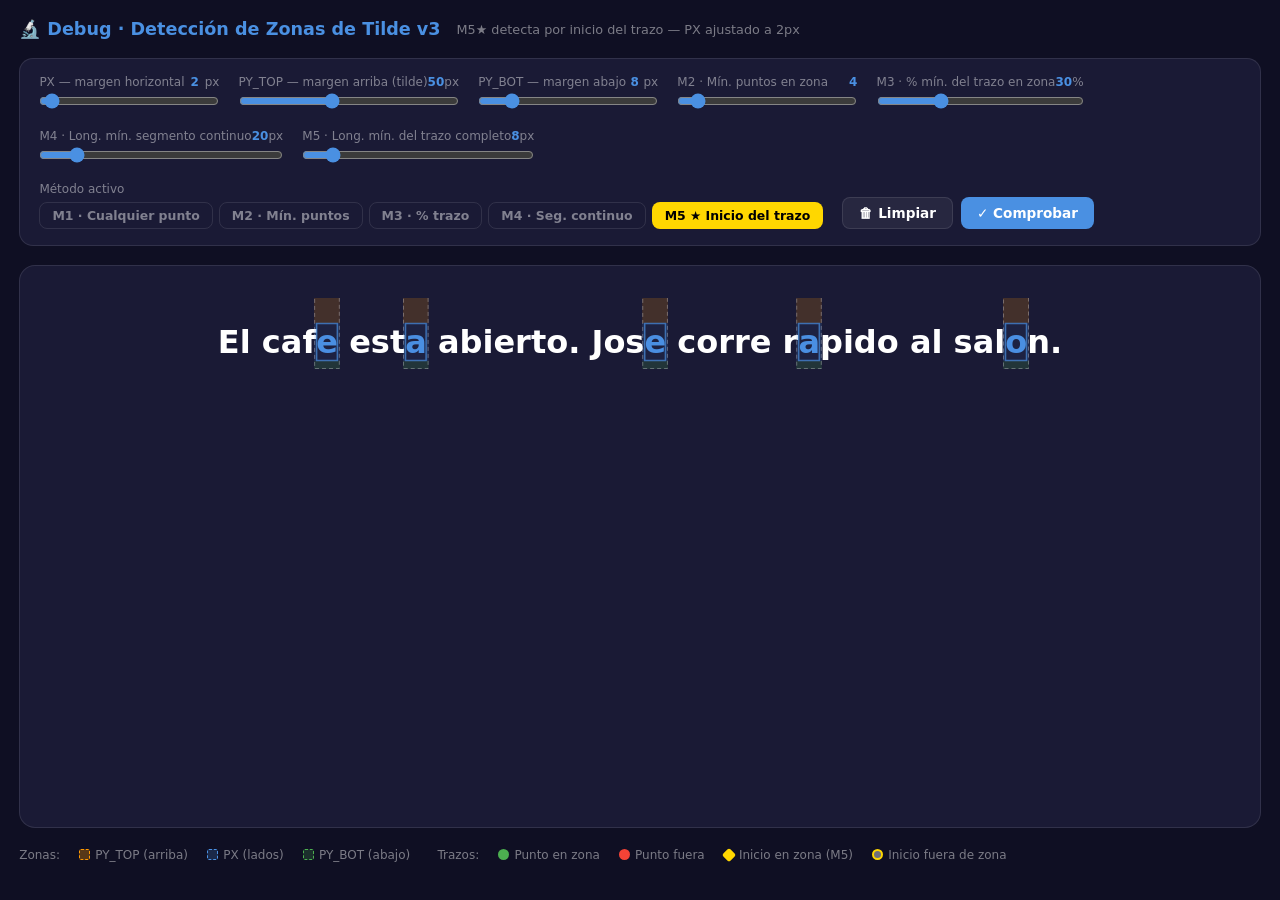
<file: tv/debug-zones.html>
<!DOCTYPE html>
<html lang="es">
<head>
<meta charset="UTF-8">
<meta name="viewport" content="width=device-width, initial-scale=1.0">
<title>EduPlay · Debug Zonas v3</title>
<style>
:root {
  --bg:      #0f0f23;
  --surface: #1a1a35;
  --card:    rgba(255,255,255,0.06);
  --border:  rgba(255,255,255,0.1);
  --text:    #fff;
  --muted:   rgba(255,255,255,0.45);
  --primary: #4a90e2;
  --correct: #4caf50;
  --wrong:   #f44336;
  --orange:  #ff9800;
  --gold:    #ffd700;
}
*, *::before, *::after { box-sizing: border-box; margin: 0; padding: 0; }
html, body { height: 100%; }
body {
  font-family: 'Segoe UI', system-ui, sans-serif;
  background: var(--bg);
  color: var(--text);
  display: flex;
  flex-direction: column;
  gap: 1.2rem;
  padding: 1.2rem;
  min-height: 100%;
}

.header { display: flex; align-items: center; gap: 1rem; flex-wrap: wrap; }
.header h1 { font-size: 1.1rem; color: var(--primary); }
.header p  { font-size: 0.8rem; color: var(--muted); }

.controls {
  background: var(--surface);
  border: 1px solid var(--border);
  border-radius: 14px;
  padding: 1rem 1.2rem;
  display: flex;
  flex-wrap: wrap;
  gap: 1.2rem;
  align-items: flex-end;
}
.sl-group { display: flex; flex-direction: column; gap: 4px; min-width: 180px; }
.sl-group label { font-size: 0.75rem; color: var(--muted); display: flex; justify-content: space-between; }
.sl-group label span { color: var(--primary); font-weight: 700; }
input[type=range] { width: 100%; accent-color: var(--primary); cursor: pointer; }

.method-row { display: flex; flex-direction: column; gap: 6px; }
.method-row label { font-size: 0.75rem; color: var(--muted); }
.method-tabs { display: flex; gap: 6px; flex-wrap: wrap; }
.tab {
  padding: 5px 12px;
  border-radius: 8px;
  border: 1px solid var(--border);
  background: transparent;
  color: var(--muted);
  font-size: 0.78rem;
  font-family: inherit;
  cursor: pointer;
  transition: all 150ms;
}
.tab.active { background: var(--primary); color: #fff; border-color: transparent; }
.tab.gold   { border-color: var(--gold); color: var(--gold); }
.tab.gold.active { background: var(--gold); color: #000; border-color: transparent; }

.btn-row { display: flex; gap: 8px; }
button {
  font-family: inherit; cursor: pointer; border: none;
  border-radius: 8px; padding: 7px 16px;
  font-size: 0.85rem; font-weight: 600; transition: opacity 150ms;
}
button:hover { opacity: 0.85; }
.btn-clear { background: var(--card); border: 1px solid var(--border); color: var(--text); }
.btn-check { background: var(--primary); color: #fff; }

.canvas-wrap {
  background: var(--surface);
  border: 1px solid var(--border);
  border-radius: 16px;
  padding: 2rem 1.5rem;
  flex: 1;
}
.wrapper { position: relative; width: 100%; }
.text-layer {
  font-size: clamp(1.3rem, 2.8vw, 2rem);
  font-weight: 700;
  line-height: 2.8;
  text-align: center;
  color: var(--text);
  user-select: none;
  pointer-events: none;
  position: relative;
  z-index: 1;
}
.acc-zone { color: var(--primary); position: relative; }
#canvas {
  position: absolute; top: 0; left: 0;
  width: 100%; height: 100%;
  z-index: 2; touch-action: none; cursor: crosshair;
}

.legend {
  display: flex; flex-wrap: wrap;
  gap: 0.8rem 1.2rem; align-items: center;
  font-size: 0.75rem; color: var(--muted);
}
.leg { display: flex; align-items: center; gap: 5px; }
.dot { width: 11px; height: 11px; border-radius: 50%; flex-shrink: 0; }
.sq  { width: 11px; height: 11px; border-radius: 2px; flex-shrink: 0; }
.diamond {
  width: 10px; height: 10px; flex-shrink: 0;
  background: var(--gold);
  transform: rotate(45deg);
  border-radius: 2px;
}

.stats-row { display: flex; flex-wrap: wrap; gap: 0.8rem; align-items: flex-start; }
.zone-card {
  background: var(--card);
  border: 2px solid var(--border);
  border-radius: 12px;
  padding: 0.7rem 1rem;
  min-width: 155px;
  display: flex; flex-direction: column; gap: 4px;
  transition: border-color 200ms;
}
.zone-card.hit  { border-color: var(--correct); }
.zone-card.miss { border-color: var(--wrong); }
.zc-char { font-size: 1.6rem; font-weight: 800; text-align: center; }
.zc-char.hit  { color: var(--correct); }
.zc-char.miss { color: var(--wrong); }
.zc-line { font-size: 0.72rem; color: var(--muted); }
.zc-line b { color: var(--text); font-weight: 700; }
.zc-line.gold b { color: var(--gold); }
.zc-result { font-size: 0.8rem; font-weight: 700; text-align: center; margin-top: 2px; }
.zc-result.hit  { color: var(--correct); }
.zc-result.miss { color: var(--wrong); }
hr.sep { border: none; border-top: 1px solid rgba(255,255,255,0.08); margin: 3px 0; }
</style>
</head>
<body>

<div class="header">
  <h1>🔬 Debug · Detección de Zonas de Tilde v3</h1>
  <p>M5★ detecta por inicio del trazo — PX ajustado a 2px</p>
</div>

<div class="controls">
  <div class="sl-group">
    <label>PX — margen horizontal <span id="lbl-px">2</span>px</label>
    <input type="range" id="sl-px" min="0" max="70" value="2">
  </div>
  <div class="sl-group">
    <label>PY_TOP — margen arriba (tilde) <span id="lbl-py-top">50</span>px</label>
    <input type="range" id="sl-py-top" min="0" max="120" value="50">
  </div>
  <div class="sl-group">
    <label>PY_BOT — margen abajo <span id="lbl-py-bot">8</span>px</label>
    <input type="range" id="sl-py-bot" min="0" max="50" value="8">
  </div>
  <div class="sl-group">
    <label>M2 · Mín. puntos en zona <span id="lbl-min">4</span></label>
    <input type="range" id="sl-min" min="1" max="40" value="4">
  </div>
  <div class="sl-group">
    <label>M3 · % mín. del trazo en zona <span id="lbl-pct">30</span>%</label>
    <input type="range" id="sl-pct" min="5" max="90" value="30">
  </div>
  <div class="sl-group">
    <label>M4 · Long. mín. segmento continuo <span id="lbl-seg">20</span>px</label>
    <input type="range" id="sl-seg" min="5" max="120" value="20">
  </div>
  <div class="sl-group">
    <label>M5 · Long. mín. del trazo completo <span id="lbl-slen">8</span>px</label>
    <input type="range" id="sl-slen" min="2" max="60" value="8">
  </div>

  <div class="method-row">
    <label>Método activo</label>
    <div class="method-tabs" id="method-tabs">
      <button class="tab" data-m="1">M1 · Cualquier punto</button>
      <button class="tab" data-m="2">M2 · Mín. puntos</button>
      <button class="tab" data-m="3">M3 · % trazo</button>
      <button class="tab" data-m="4">M4 · Seg. continuo</button>
      <button class="tab gold active" data-m="5">M5 ★ Inicio del trazo</button>
    </div>
  </div>

  <div style="display:flex;flex-direction:column;gap:6px;justify-content:flex-end">
    <div class="btn-row">
      <button class="btn-clear" id="btn-clear">🗑 Limpiar</button>
      <button class="btn-check" id="btn-check">✓ Comprobar</button>
    </div>
  </div>
</div>

<div class="canvas-wrap">
  <div class="wrapper" id="wrapper">
    <div class="text-layer" id="text-layer"></div>
    <canvas id="canvas"></canvas>
  </div>
</div>

<div class="legend">
  <span>Zonas:</span>
  <span class="leg"><span class="sq" style="background:rgba(255,152,0,0.3);border:1px dashed var(--orange)"></span>PY_TOP (arriba)</span>
  <span class="leg"><span class="sq" style="background:rgba(74,144,226,0.2);border:1px dashed var(--primary)"></span>PX (lados)</span>
  <span class="leg"><span class="sq" style="background:rgba(76,175,80,0.2);border:1px dashed var(--correct)"></span>PY_BOT (abajo)</span>
  <span style="margin-left:0.5rem">Trazos:</span>
  <span class="leg"><span class="dot" style="background:var(--correct)"></span>Punto en zona</span>
  <span class="leg"><span class="dot" style="background:var(--wrong)"></span>Punto fuera</span>
  <span class="leg"><span class="diamond"></span>Inicio en zona (M5)</span>
  <span class="leg"><span class="dot" style="background:rgba(255,255,255,0.4);border:2px solid var(--gold)"></span>Inicio fuera de zona</span>
</div>

<div class="stats-row" id="stats"></div>

<script>
const ORIG    = 'El cafe esta abierto. Jose corre rapido al salon.'
const CORRECT = 'El café está abierto. José corre rápido al salón.'

let PX = 2, PY_TOP = 50, PY_BOT = 8
let MIN_PTS = 4, MIN_PCT = 30, MIN_SEG = 20, MIN_SLEN = 8
let METHOD = 5
let strokes = [], current = null, drawing = false, zones = []

// ── Texto ────────────────────────────────────────────────────
const textLayer = document.getElementById('text-layer')
function buildHTML() {
  let html = ''
  for (let i = 0; i < ORIG.length; i++) {
    const ch = ORIG[i]
    if (ch !== CORRECT[i])
      html += `<span class="acc-zone" data-orig="${ch}" data-cor="${CORRECT[i]}">${ch}</span>`
    else
      html += ch === '&' ? '&amp;' : ch === '<' ? '&lt;' : ch
  }
  return html
}
textLayer.innerHTML = buildHTML()

// ── Canvas ───────────────────────────────────────────────────
const wrapper = document.getElementById('wrapper')
const canvas  = document.getElementById('canvas')
const ctx     = canvas.getContext('2d')

function sizeCanvas() {
  const r = wrapper.getBoundingClientRect()
  canvas.width  = Math.round(r.width)
  canvas.height = Math.round(r.height)
}

function recalcZones() {
  const wr = wrapper.getBoundingClientRect()
  zones = Array.from(wrapper.querySelectorAll('.acc-zone')).map(span => {
    const sr = span.getBoundingClientRect()
    const lx = sr.left - wr.left, ly = sr.top - wr.top
    const lw = sr.width,          lh = sr.height
    return {
      orig: span.dataset.orig, cor: span.dataset.cor,
      lx, ly, lw, lh,
      x: lx - PX, y: ly - PY_TOP, w: lw + PX * 2, h: lh + PY_TOP + PY_BOT,
      ptsInside: 0, bestPct: 0, bestSegLen: 0, bestSegSpan: 0,
      startHit: false, startInZone: false,
      hit: false
    }
  })
}

// ── Geometría ────────────────────────────────────────────────
function inZone(p, z) {
  return p.x >= z.x && p.x <= z.x + z.w && p.y >= z.y && p.y <= z.y + z.h
}

function physLen(pts) {
  let l = 0
  for (let i = 1; i < pts.length; i++) {
    const dx = pts[i].x - pts[i-1].x, dy = pts[i].y - pts[i-1].y
    l += Math.sqrt(dx*dx + dy*dy)
  }
  return l
}

function bestContSeg(stroke, z) {
  let best = [], cur = [], bestLen = 0
  const flush = () => {
    const l = physLen(cur)
    if (l > bestLen) { bestLen = l; best = cur }
    cur = []
  }
  stroke.forEach(p => inZone(p, z) ? cur.push(p) : (cur.length && flush()))
  if (cur.length) flush()
  const xs = best.map(p => p.x)
  return { len: bestLen, span: best.length ? Math.max(...xs) - Math.min(...xs) : 0 }
}

// ── Dibujo ───────────────────────────────────────────────────
function drawZonesOverlay() {
  zones.forEach(z => {
    ctx.fillStyle = 'rgba(255,152,0,0.18)'
    ctx.fillRect(z.x, z.y, z.w, PY_TOP)                         // arriba
    ctx.fillStyle = 'rgba(74,144,226,0.18)'
    ctx.fillRect(z.x, z.ly, PX, z.lh)                           // izq
    ctx.fillRect(z.lx + z.lw, z.ly, PX, z.lh)                   // der
    ctx.fillStyle = 'rgba(76,175,80,0.18)'
    ctx.fillRect(z.x, z.ly + z.lh, z.w, PY_BOT)                 // abajo
    ctx.fillStyle = 'rgba(74,144,226,0.08)'
    ctx.fillRect(z.lx, z.ly, z.lw, z.lh)                        // letra

    ctx.save()
    ctx.strokeStyle = 'rgba(255,255,255,0.3)'; ctx.lineWidth = 1
    ctx.setLineDash([4,3])
    ctx.strokeRect(z.x+.5, z.y+.5, z.w-1, z.h-1)               // zona total
    ctx.restore()
    ctx.strokeStyle = 'rgba(74,144,226,0.7)'; ctx.lineWidth = 1.5
    ctx.setLineDash([])
    ctx.strokeRect(z.lx+.5, z.ly+.5, z.lw-1, z.lh-1)           // letra

    ctx.fillStyle = 'rgba(255,255,255,0.3)'
    ctx.font = '10px Segoe UI'; ctx.textAlign = 'center'
    ctx.fillText(z.cor, z.x + z.w/2, z.y + 11)
  })
}

function drawStrokes(list) {
  list.forEach(stroke => {
    if (!stroke.length) return

    // Línea
    ctx.beginPath(); ctx.moveTo(stroke[0].x, stroke[0].y)
    stroke.forEach(p => ctx.lineTo(p.x, p.y))
    ctx.strokeStyle = 'rgba(74,144,226,0.4)'; ctx.lineWidth = 2.5
    ctx.lineCap = 'round'; ctx.lineJoin = 'round'; ctx.setLineDash([])
    ctx.stroke()

    // Puntos (verde = en zona, rojo = fuera)
    stroke.forEach(p => {
      ctx.beginPath(); ctx.arc(p.x, p.y, 2.5, 0, Math.PI*2)
      ctx.fillStyle = zones.some(z => inZone(p, z)) ? 'rgba(76,175,80,0.85)' : 'rgba(244,67,54,0.5)'
      ctx.fill()
    })

    // Punto de INICIO — diamante dorado o círculo blanco
    const s = stroke[0]
    const startInZone = zones.some(z => inZone(s, z))
    ctx.save()
    ctx.translate(s.x, s.y)
    if (startInZone) {
      // Diamante dorado
      ctx.rotate(Math.PI/4)
      ctx.fillStyle = 'rgba(255,215,0,0.95)'
      ctx.fillRect(-6, -6, 12, 12)
      ctx.strokeStyle = '#fff'; ctx.lineWidth = 1.5
      ctx.strokeRect(-6, -6, 12, 12)
    } else {
      // Círculo blanco con borde dorado
      ctx.beginPath(); ctx.arc(0, 0, 7, 0, Math.PI*2)
      ctx.fillStyle = 'rgba(255,255,255,0.35)'
      ctx.fill()
      ctx.strokeStyle = 'rgba(255,215,0,0.7)'; ctx.lineWidth = 2
      ctx.stroke()
    }
    ctx.restore()
  })
}

function redraw() {
  ctx.clearRect(0, 0, canvas.width, canvas.height)
  drawZonesOverlay()
  drawStrokes(current ? [...strokes, current] : strokes)
}

// ── Pointer events ───────────────────────────────────────────
function pos(e) {
  const r = canvas.getBoundingClientRect()
  return {
    x: (e.clientX - r.left) * canvas.width  / r.width,
    y: (e.clientY - r.top)  * canvas.height / r.height
  }
}

canvas.addEventListener('pointerdown', e => {
  e.preventDefault(); canvas.setPointerCapture(e.pointerId)
  drawing = true; current = [pos(e)]; redraw()
})
canvas.addEventListener('pointermove', e => {
  if (!drawing) return; e.preventDefault()
  current.push(pos(e)); redraw()
})
canvas.addEventListener('pointerup', e => {
  if (!drawing) return; drawing = false
  if (current?.length) { strokes.push(current); current = null }
  redraw(); liveStats()
})
canvas.addEventListener('pointercancel', () => { drawing = false; current = null })

// ── Detección ────────────────────────────────────────────────
function detect() {
  recalcZones()
  zones.forEach(z => {
    z.ptsInside = 0; z.bestPct = 0
    z.bestSegLen = 0; z.bestSegSpan = 0
    z.startHit = false; z.hit = false
  })

  strokes.forEach(stroke => {
    const len     = stroke.length
    const sLen    = physLen(stroke)   // longitud física total del trazo
    const start   = stroke[0]

    zones.forEach(z => {
      // Puntos dentro
      let inside = 0
      stroke.forEach(p => { if (inZone(p, z)) inside++ })
      z.ptsInside += inside

      // % trazo (M3)
      const pct = len > 0 ? inside / len * 100 : 0
      if (pct > z.bestPct) z.bestPct = pct

      // Segmento contiguo (M4)
      const seg = bestContSeg(stroke, z)
      if (seg.len > z.bestSegLen) {
        z.bestSegLen = seg.len; z.bestSegSpan = seg.span
      }

      // Inicio del trazo (M5): start en zona + trazo de longitud mínima
      if (inZone(start, z) && sLen >= MIN_SLEN) z.startHit = true
    })
  })

  zones.forEach(z => {
    const minHS = z.lw * 0.20
    if      (METHOD === 1) z.hit = z.ptsInside >= 1
    else if (METHOD === 2) z.hit = z.ptsInside >= MIN_PTS
    else if (METHOD === 3) z.hit = z.ptsInside >= 3 && z.bestPct >= MIN_PCT
    else if (METHOD === 4) z.hit = z.bestSegLen >= MIN_SEG && z.bestSegSpan >= minHS
    else                   z.hit = z.startHit   // M5
  })
}

function liveStats() { detect(); renderStats(false) }

function renderStats(final) {
  const el = document.getElementById('stats')
  if (!zones.length || !strokes.length) { el.innerHTML = ''; return }

  el.innerHTML = zones.map(z => {
    const cls   = final ? (z.hit ? 'hit' : 'miss') : ''
    const minHS = (z.lw * 0.20).toFixed(0)
    const m1ok  = z.ptsInside >= 1
    const m2ok  = z.ptsInside >= MIN_PTS
    const m3ok  = z.ptsInside >= 3 && z.bestPct >= MIN_PCT
    const m4ok  = z.bestSegLen >= MIN_SEG && z.bestSegSpan >= z.lw * 0.20
    const m5ok  = z.startHit
    return `
      <div class="zone-card ${cls}">
        <div class="zc-char ${cls}">${z.cor}</div>
        <div class="zc-line">Pts dentro: <b>${z.ptsInside}</b></div>
        <div class="zc-line">Mejor %: <b>${z.bestPct.toFixed(0)}%</b></div>
        <div class="zc-line">Seg. cont.: <b>${z.bestSegLen.toFixed(0)}px</b> · <b>${z.bestSegSpan.toFixed(0)}px</b> ancho</div>
        <hr class="sep">
        <div class="zc-line">M1 ≥1pt: <b>${m1ok?'✓':'✗'}</b></div>
        <div class="zc-line">M2 ≥${MIN_PTS}pts: <b>${m2ok?'✓':'✗'}</b></div>
        <div class="zc-line">M3 ≥${MIN_PCT}%: <b>${m3ok?'✓':'✗'}</b></div>
        <div class="zc-line">M4 ≥${MIN_SEG}px: <b>${m4ok?'✓':'✗'}</b></div>
        <div class="zc-line gold"><b>M5★ inicio: ${m5ok?'✓ INICIO EN ZONA':'✗ inicio fuera'}</b></div>
        ${final ? `<div class="zc-result ${z.hit?'hit':'miss'}">${z.hit?'✓ DETECTADA':'✗ FALLA'}</div>` : ''}
      </div>`
  }).join('')
}

// ── Comprobar ────────────────────────────────────────────────
document.getElementById('btn-check').addEventListener('click', () => {
  detect(); redraw()
  zones.forEach(z => {
    const cx = z.lx + z.lw/2, cy = z.y + PY_TOP/2
    ctx.beginPath(); ctx.arc(cx, cy, 16, 0, Math.PI*2)
    ctx.fillStyle   = z.hit ? 'rgba(76,175,80,0.45)' : 'rgba(244,67,54,0.45)'
    ctx.fill()
    ctx.strokeStyle = z.hit ? '#4caf50' : '#f44336'; ctx.lineWidth = 2; ctx.stroke()
    ctx.fillStyle = '#fff'; ctx.font = 'bold 13px Segoe UI'
    ctx.textAlign = 'center'; ctx.textBaseline = 'middle'
    ctx.fillText(z.hit ? '✓' : '✗', cx, cy)
  })
  renderStats(true)
})

// ── Limpiar ──────────────────────────────────────────────────
document.getElementById('btn-clear').addEventListener('click', () => {
  strokes = []; current = null
  document.getElementById('stats').innerHTML = ''
  sizeCanvas(); recalcZones(); redraw()
})

// ── Sliders ──────────────────────────────────────────────────
;[
  ['sl-px',    'lbl-px',    v => PX      = v],
  ['sl-py-top','lbl-py-top',v => PY_TOP  = v],
  ['sl-py-bot','lbl-py-bot',v => PY_BOT  = v],
  ['sl-min',   'lbl-min',   v => MIN_PTS = v],
  ['sl-pct',   'lbl-pct',   v => MIN_PCT = v],
  ['sl-seg',   'lbl-seg',   v => MIN_SEG = v],
  ['sl-slen',  'lbl-slen',  v => MIN_SLEN= v],
].forEach(([id, lbl, fn]) => {
  document.getElementById(id).addEventListener('input', e => {
    document.getElementById(lbl).textContent = e.target.value
    fn(+e.target.value); recalcZones(); redraw(); liveStats()
  })
})

// ── Tabs ─────────────────────────────────────────────────────
document.getElementById('method-tabs').addEventListener('click', e => {
  const btn = e.target.closest('.tab')
  if (!btn) return
  document.querySelectorAll('.tab').forEach(b => b.classList.remove('active'))
  btn.classList.add('active')
  METHOD = +btn.dataset.m; liveStats()
})

// ── Init ─────────────────────────────────────────────────────
window.addEventListener('resize', () => { sizeCanvas(); recalcZones(); redraw() })
requestAnimationFrame(() => { sizeCanvas(); recalcZones(); redraw() })
</script>
</body>
</html>
</file>
<file: styles/player.css>
/* ── Player shell ───────────────────────────────────────── */
#app.view-player { height: 100vh; overflow: hidden; }

#player-container {
  width: 100%; height: 100vh;
  display: grid; grid-template-rows: auto 1fr auto;
}

#player-stage {
  display: flex; overflow: hidden;
  min-height: 0; position: relative;
}

#hud {
  display: flex; align-items: center; justify-content: space-between;
  padding: 0.65rem 2rem;
  background: rgba(0,0,0,0.35); backdrop-filter: blur(12px);
  border-bottom: 1px solid var(--bs-border-color);
  min-height: 60px; z-index: 10;
  position: relative;
}

/* ── Progress bar ───────────────────────────────────────── */
.hud-progress {
  position: absolute; bottom: 0; left: 0; right: 0; height: 3px;
  background: rgba(255,255,255,0.07);
}
.hud-progress-fill {
  height: 100%; width: 0%;
  background: var(--bs-primary);
  border-radius: 0 2px 2px 0;
  transition: width 350ms ease;
}

#controls {
  display: flex; align-items: center; justify-content: center; gap: 1.5rem;
  padding: 0.65rem 2rem;
  background: rgba(0,0,0,0.45); backdrop-filter: blur(12px);
  border-top: 1px solid var(--bs-border-color);
  min-height: 60px; z-index: 10;
}

#main-area {
  flex: 1;
  display: flex; align-items: center; justify-content: center;
  padding: 2.5rem; overflow: hidden; position: relative;
  min-width: 0;
}

.review-mode--list #main-area {
  align-items: flex-start; overflow-y: auto; padding: 0;
}

#review-panel { display: none; }
#review-panel.active {
  display: flex; width: 280px; min-width: 240px;
  overflow-y: auto; border-left: 1px solid var(--bs-border-color);
  background: rgba(0,0,0,0.28);
}

/* ── HUD internals ──────────────────────────────────────── */
.hud-left   { flex: 1; display: flex; align-items: center; gap: 0.75rem; overflow: hidden; }
.hud-center { flex: 1; display: flex; justify-content: center; }
.hud-right  { flex: 1; display: flex; justify-content: flex-end; align-items: center; }

.hud-title {
  font-size: var(--ep-base); font-weight: 600;
  color: rgba(255,255,255,0.55);
  white-space: nowrap; overflow: hidden; text-overflow: ellipsis;
}

.hud-timer {
  display: flex; align-items: center; gap: 0.5rem;
  font-size: var(--ep-xl); font-weight: 700; font-variant-numeric: tabular-nums;
}
.hud-timer.timer-warning { color: var(--ep-wrong); animation: timerPulse 1s infinite; }
@keyframes timerPulse { 0%,100% { opacity:1 } 50% { opacity:0.45 } }

.hud-score { display: flex; flex-direction: column; align-items: flex-end; }
.score-value { font-size: var(--ep-xl); font-weight: 700; font-variant-numeric: tabular-nums; }
.score-pct   { font-size: var(--ep-sm); color: rgba(255,255,255,0.45); font-variant-numeric: tabular-nums; }
.score-value.score-bump { animation: scoreBump 300ms ease; }
/* Team score layout */
.hud-score--team { justify-content: flex-end; }
.score-rounds    { font-size: var(--ep-xl); font-weight: 700; font-variant-numeric: tabular-nums; letter-spacing: .03em; }
.score-rounds.score-bump { animation: scoreBump 300ms ease; }
/* Round badge inside activity */
.round-badge {
  text-align: center; font-size: .8rem; font-weight: 700; letter-spacing: .05em;
  color: rgba(255,255,255,0.5); padding-bottom: .25rem;
  text-transform: uppercase;
}
@keyframes scoreBump {
  0%   { transform: scale(1); }
  50%  { transform: scale(1.35); color: var(--ep-correct); }
  100% { transform: scale(1); }
}

/* ── Teacher control buttons ────────────────────────────── */
.ctrl-btn {
  display: flex; align-items: center; justify-content: center;
  width: 54px; height: 54px; border-radius: 50%;
  font-size: 1.4rem; background: rgba(255,255,255,0.07);
  color: #fff; border: 1px solid rgba(255,255,255,0.1); cursor: pointer;
  transition: background 150ms ease, transform 150ms ease;
}
.ctrl-btn:hover  { background: rgba(255,255,255,0.14); transform: scale(1.06); }
.ctrl-btn:active { transform: scale(0.94); }

.ctrl-btn.ctrl-primary {
  background: var(--bs-primary); border-color: transparent;
  width: 66px; height: 66px; font-size: 1.8rem;
}
.ctrl-btn.ctrl-primary:hover { filter: brightness(0.9); }

.ctrl-btn--wide {
  width: auto; height: 48px; border-radius: 24px;
  padding: 0 1.5rem; font-size: 1rem;
}
.ctrl-btn--wide.ctrl-primary { width: auto; height: 48px; font-size: 1rem; }

#player-container.fs-mode #controls { display: none; }
.hud-fs-btn { width: 38px; height: 38px; font-size: 1.1rem; flex-shrink: 0; }

/* ── Start screen ───────────────────────────────────────── */
.start-screen {
  width: 100%; height: 100%;
  display: flex; align-items: center; justify-content: center;
}
.start-title    { font-size: var(--ep-xxl); font-weight: 800; }
.start-subtitle { font-size: var(--ep-lg);  color: rgba(255,255,255,0.6); }
.start-meta     { font-size: var(--ep-base); color: rgba(255,255,255,0.5); }

/* ── End screen ─────────────────────────────────────────── */
.end-screen {
  width: 100%; height: 100%; position: relative;
  display: flex; align-items: center; justify-content: center;
  overflow: hidden;
}
.end-card {
  position: relative; z-index: 1;
  background: rgba(255,255,255,0.06);
  border: 1px solid rgba(255,255,255,0.1);
  border-radius: 24px; padding: 2.25rem 2.75rem;
  max-width: 480px; width: 90%; text-align: center;
  box-shadow: 0 28px 64px rgba(0,0,0,0.45);
  display: flex; flex-direction: column; align-items: center; gap: 1rem;
}
.end-title { font-size: var(--ep-xl); font-weight: 800; margin: 0; }
.end-score-ring {
  display: flex; flex-direction: column; align-items: center; justify-content: center;
  width: 128px; height: 128px; border-radius: 50%;
  border: 4px solid var(--ep-correct);
  background: rgba(255,255,255,0.04);
}
.end-score-pct   { font-size: var(--ep-xxl); font-weight: 800; line-height: 1; }
.end-score-label { font-size: var(--ep-sm); color: rgba(255,255,255,0.45); }
.end-stats { display: flex; gap: 2.5rem; }
.end-stat  { display: flex; flex-direction: column; align-items: center; gap: 0.15rem; }
.stat-value { font-size: var(--ep-lg); font-weight: 700; }
.stat-label { font-size: var(--ep-sm); color: rgba(255,255,255,0.4); }
.end-override-note { font-size: var(--ep-sm); color: rgba(255,255,255,0.5); margin: 0; }
.end-override-diff { font-weight: 700; margin-left: 0.3em; }

.end-replay-btn {
  background: var(--bs-primary); color: #fff; border: none; cursor: pointer;
  padding: 0.8rem 2.5rem; border-radius: 50px;
  font-size: var(--ep-base); font-weight: 700;
  transition: transform 150ms ease, filter 150ms ease;
  box-shadow: 0 4px 16px rgba(0,0,0,0.3);
}
.end-replay-btn:hover  { filter: brightness(1.1); transform: scale(1.04); }
.end-replay-btn:active { transform: scale(0.97); }

/* ── Confetti ───────────────────────────────────────────── */
.confetti-wrap {
  position: absolute; top: 0; left: 0; width: 100%; height: 100%;
  overflow: hidden; pointer-events: none; z-index: 0;
}
.confetti-piece {
  position: absolute; top: -24px; border-radius: 2px;
  animation: confettiFall linear forwards;
}
@keyframes confettiFall {
  0%   { transform: translateY(0) rotate(0deg);    opacity: 1; }
  100% { transform: translateY(110vh) rotate(720deg); opacity: 0.2; }
}

/* ── Portrait / mobile layout ───────────────────────────── */
@media (orientation: portrait), (max-width: 680px) {
  #player-stage { flex-direction: column; }

  #review-panel.active {
    width: 100%; min-width: unset;
    height: 38vh; min-height: 180px;
    border-left: none;
    border-top: 1px solid var(--bs-border-color);
  }

  #hud, #controls { padding: 0.5rem 1rem; min-height: 48px; }

  /* Remove side padding — spacers are hidden so the text wrapper
     can use the full screen width */
  #main-area { padding: 0.5rem 0; }
  .corr-screen { padding-left: 0.5rem; padding-right: 0.5rem; }

  /* Horizontal spacers used to balance the lateral review panel
     are irrelevant in column layout — hide them via CSS */
  .tc-spacer { display: none !important; }
}
</file>
<file: styles/quiz.css>
/* ── Start screen ───────────────────────────────────────── */
.start-screen, .end-screen {
  display: flex; align-items: center; justify-content: center;
  width: 100%; height: 100%;
}
.start-title    { font-size: var(--ep-xxl); font-weight: 800; line-height: 1.1; }
.start-subtitle { font-size: var(--ep-lg);  color: rgba(255,255,255,0.55); }
.start-meta     { color: rgba(255,255,255,0.55); font-size: var(--ep-base); }

.btn-start {
  font-size: var(--ep-xl); font-weight: 700; min-width: 300px;
  box-shadow: 0 8px 32px rgba(74,144,226,0.35);
  transition: transform 150ms ease, box-shadow 150ms ease !important;
}
.btn-start:hover {
  transform: translateY(-3px);
  box-shadow: 0 12px 40px rgba(74,144,226,0.5) !important;
}

/* ── End screen ─────────────────────────────────────────── */
.end-emoji { font-size: 5rem; line-height: 1; }
.end-title { font-size: var(--ep-xxl); font-weight: 800; }

.end-score-ring {
  display: flex; flex-direction: column; align-items: center; justify-content: center;
  width: 180px; height: 180px; border-radius: 50%;
  border: 8px solid var(--bs-primary); margin: 0 auto;
  box-shadow: 0 0 40px rgba(74,144,226,0.3);
}
.end-score-pct   { font-size: var(--ep-xxl); font-weight: 800; line-height: 1; }
.end-score-label { font-size: var(--ep-sm);  color: rgba(255,255,255,0.55); }
.stat-value { font-size: var(--ep-xl);  font-weight: 700; }
.stat-label { font-size: var(--ep-sm);  color: rgba(255,255,255,0.55); }

/* ── Quiz template ──────────────────────────────────────── */
.quiz-wrapper { width: 100%; max-width: 1200px; }

.quiz-progress {
  text-align: right; font-size: var(--ep-sm);
  color: rgba(255,255,255,0.55); font-variant-numeric: tabular-nums;
}

.quiz-question {
  text-align: center;
  background: rgba(255,255,255,0.07); border: 1px solid rgba(255,255,255,0.1);
  border-radius: 20px; padding: 2.5rem 4rem;
}
.quiz-question p { font-size: var(--ep-xl); font-weight: 700; line-height: 1.3; }
.quiz-image { max-height: 180px; margin: 0 auto 1.5rem; border-radius: 12px; object-fit: contain; }

.quiz-options { display: grid; grid-template-columns: 1fr 1fr; gap: 1.5rem; }

.quiz-option {
  display: flex; align-items: center; gap: 1.5rem;
  background: rgba(255,255,255,0.07); border: 2px solid rgba(255,255,255,0.1);
  border-radius: 16px; padding: 1.5rem 2.5rem;
  font-size: var(--ep-lg); font-weight: 600; color: #fff;
  text-align: left; min-height: 88px; cursor: pointer;
  transition: background 150ms ease, border-color 150ms ease, transform 150ms ease;
}
.quiz-option:not(:disabled):hover {
  background: rgba(255,255,255,0.14);
  border-color: var(--bs-primary); transform: translateY(-3px);
}
.quiz-option:not(:disabled):active { transform: translateY(0); }
.quiz-option.correct { background: var(--ep-correct-bg); border-color: var(--ep-correct); animation: correctPop 400ms ease; }
.quiz-option.wrong   { background: var(--ep-wrong-bg);   border-color: var(--ep-wrong);   animation: wrongShake 400ms ease; }
.quiz-option:disabled { cursor: default; }

.option-letter {
  display: flex; align-items: center; justify-content: center;
  width: 44px; height: 44px; border-radius: 50%;
  background: rgba(255,255,255,0.1);
  font-size: var(--ep-base); font-weight: 800; flex-shrink: 0;
  transition: background 150ms ease;
}
.quiz-option.correct .option-letter { background: var(--ep-correct); }
.quiz-option.wrong   .option-letter { background: var(--ep-wrong); }
.option-text { flex: 1; }

@keyframes correctPop  { 0%{transform:scale(1)} 40%{transform:scale(1.04)} 100%{transform:scale(1)} }
@keyframes wrongShake  { 0%,100%{transform:translateX(0)} 20%{transform:translateX(-10px)} 60%{transform:translateX(10px)} }
</file>
<file: styles/textCorrection.css>
/* ── Correction template ────────────────────────────────── */
.corr-screen {
  display: flex; flex-direction: column; align-items: center; justify-content: center;
  width: 100%; align-self: stretch; gap: 1rem;
  padding: clamp(1rem, 5vh, 2.5rem) 1.25rem 1rem;
}
.corr-instruction { font-size: var(--ep-base); color: rgba(255,255,255,0.55); text-align: center; }

.corr-wrapper {
  position: relative;
  background: rgba(255,255,255,0.07); border: 1px solid rgba(255,255,255,0.1);
  border-radius: 16px; padding: 1.25rem 1.75rem;
  width: 100%; max-width: 1080px;
}
/* Prevent comma/punctuation zones from orphaning to a new line */
.tc-nb { white-space: nowrap; }
.corr-text {
  font-size: clamp(1.15rem, 2.2vw, 1.9rem); font-weight: 600; line-height: 2.2;
  text-align: center; position: relative; z-index: 1;
  pointer-events: none; user-select: none;
  overflow-wrap: break-word; word-break: break-word;
}
.corr-canvas {
  position: absolute; top: 0; left: 0; width: 100%; height: 100%;
  z-index: 2; touch-action: pan-y; cursor: crosshair;
}

.acc-zone {
  position: relative;
  transition: background 150ms ease, color 150ms ease;
}
.acc-zone.zone-ok   { color: var(--ep-correct); background: var(--ep-correct-bg); border-radius: 4px; padding: 0 2px; }
.acc-zone.zone-miss { color: var(--ep-wrong);   background: var(--ep-wrong-bg);   border-radius: 4px; padding: 0 2px; }

/* Blank comma zone — visibility:hidden keeps natural comma width (≈ word-space)
   so the gap looks like a normal space while giving nothing away.
   padding:0 overrides the generic zone-ok/zone-miss rule → zero reflow on check. */
.acc-zone--blank {
  display: inline; visibility: hidden; padding: 0;
}
.acc-zone--blank.zone-ok,
.acc-zone--blank.zone-miss { visibility: visible; padding: 0; }

.btn-corr-check { min-width: 200px; font-size: var(--ep-base); font-weight: 700; }

/* ── Notebook skin ──────────────────────────────────────────── */
/* corr-screen uses align-self:stretch so it fills main-area height
   without depending on height:100% resolution (unreliable in flex). */
#main-area.main-area--notebook {
  padding: 0;
}

/* Equipo — cuaderno ocupa todo el ancho, sin márgenes laterales */
#main-area.main-area--equipo .corr-screen {
  padding: 0.5rem 2.5rem 0.75rem;
}
#main-area.main-area--equipo .corr-wrapper {
  max-width: none;
  border-radius: 20px;
}
/* background-clip:border-box hace que el fondo (líneas+color) rellene
   el wrapper completo — sin esto solo rellena el content-box y las
   esquinas redondeadas quedan invisibles con el texto pegado al borde */
#main-area.main-area--equipo .corr-wrapper.skin-notebook {
  background-clip: border-box;
  padding: 0.75rem 3rem 2rem;
}

/* font-size is set on the wrapper so `em` in the gradient always = lineHeight.
   _fitText() overrides font-size; em units auto-align without any JS measurement. */
.corr-wrapper.skin-notebook {
  flex: 1 1 0; min-height: 0; overflow: hidden;
  font-size: clamp(2rem, 4.5vw, 3.8rem);   /* default before JS runs */
  background: rgba(255,255,255,0.06);
  background-image: repeating-linear-gradient(
    to bottom,
    transparent 0,
    transparent calc(2.5em - 2px),
    rgba(255,255,255,0.18) calc(2.5em - 2px),
    rgba(255,255,255,0.18) 2.5em
  );
  background-origin: content-box;
  background-clip: content-box;
  background-size: 100% 2.5em;
  background-position: 0 2.5em;
  border-color: rgba(255,255,255,0.07);
  padding: 0.5rem 2rem 1.5rem;
}
.skin-notebook .corr-text {
  font-family: 'Kalam', cursive;
  font-weight: 700;
  font-size: inherit;   /* inherits from wrapper — keeps em in sync */
  line-height: 2.5;
  text-align: left;
}

/* ── Editor preview ─────────────────────────────────────── */
.corr-preview-box {
  background: rgba(255,255,255,0.07); border: 1px solid rgba(255,255,255,0.1);
  border-radius: 20px; padding: 1.5rem 2.5rem; margin-top: 1.5rem;
}
.preview-label { font-size: var(--ep-sm); color: rgba(255,255,255,0.55); margin-bottom: 0.5rem; }
.preview-text  { font-size: var(--ep-base); font-weight: 600; line-height: 2; }
.prev-zone {
  color: var(--bs-primary); background: rgba(74,144,226,0.14);
  border-radius: 4px; padding: 0 3px; border-bottom: 2px solid var(--bs-primary);
}
.prev-zone--blank {
  display: inline-block; min-width: 0.55em; color: transparent;
  border-bottom: 2px dashed var(--bs-primary); background: rgba(74,144,226,0.08);
  border-radius: 2px;
}
.char-count     { font-size: var(--ep-sm); margin-top: 0.5rem; }
.char-count--ok  { color: var(--ep-correct); }
.char-count--err { color: var(--ep-wrong); }
</file>
<file: styles/editor.css>
/* ── App shell ──────────────────────────────────────────── */
#app { width: 100vw; min-height: 100vh; }

/* ── Sticky headers (home / editor / selector) ──────────── */
.home-header, .editor-header, .selector-header {
  display: flex; align-items: center;
  padding: 1.5rem 4rem;
  background: rgba(0,0,0,0.35); backdrop-filter: blur(12px);
  border-bottom: 1px solid rgba(255,255,255,0.1);
  position: sticky; top: 0; z-index: 100;
}
.home-header     { justify-content: space-between; }
.editor-header   { justify-content: space-between; gap: 2.5rem; }
.selector-header { gap: 2.5rem; }

.logo-mark {
  display: flex; align-items: center; justify-content: center;
  width: 44px; height: 44px;
  background: var(--bs-primary); border-radius: 12px; font-size: 1.2rem;
}
.logo-name { font-size: var(--ep-lg); font-weight: 800; letter-spacing: -0.02em; }

/* ── Home activities grid ───────────────────────────────── */
.home-body { flex: 1; padding: 4rem; max-width: 1400px; margin: 0 auto; width: 100%; }
.activities-grid {
  display: grid; grid-template-columns: repeat(auto-fill, minmax(300px,1fr)); gap: 2.5rem;
}
.activity-card {
  cursor: pointer; transition: border-color 150ms ease, transform 150ms ease;
}
.activity-card:hover { border-color: var(--bs-primary) !important; transform: translateY(-3px); }

.card-template-badge {
  display: inline-block; background: rgba(74,144,226,0.2); color: var(--bs-primary);
  font-size: var(--ep-sm); font-weight: 700; padding: 3px 10px; border-radius: 999px;
}
.card-title    { font-size: var(--ep-lg); font-weight: 700; line-height: 1.2; }
.card-subtitle { font-size: var(--ep-sm); color: rgba(255,255,255,0.55); }
.card-meta     { font-size: var(--ep-sm); color: rgba(255,255,255,0.55); }

.empty-state { min-height: 50vh; }
.empty-icon  { font-size: 5rem; }

/* ── Template selector ──────────────────────────────────── */
.template-grid {
  display: grid; grid-template-columns: repeat(auto-fill, minmax(260px,1fr));
  gap: 2.5rem; padding: 4rem; max-width: 1200px; margin: 0 auto; width: 100%;
}
.template-card {
  cursor: pointer; position: relative;
  transition: border-color 150ms ease, transform 150ms ease;
}
.template-card:not([disabled]):hover { border-color: var(--bs-primary) !important; transform: translateY(-4px); }
.template-card--soon { opacity: 0.5; cursor: not-allowed; }
.tpl-icon { font-size: 3.5rem; line-height: 1; }
.tpl-name { font-size: var(--ep-lg); font-weight: 700; }
.tpl-desc { font-size: var(--ep-sm); color: rgba(255,255,255,0.55); }
.tpl-soon-badge {
  position: absolute; top: 1rem; right: 1rem;
  background: rgba(255,255,255,0.07); border: 1px solid rgba(255,255,255,0.1);
  color: rgba(255,255,255,0.55); font-size: 0.75rem; padding: 2px 8px; border-radius: 999px;
}

/* ── Editor body ────────────────────────────────────────── */
.editor-body {
  flex: 1; padding: 4rem; max-width: 900px; margin: 0 auto;
  width: 100%; display: flex; flex-direction: column; gap: 4rem;
}
.editor-section { display: flex; flex-direction: column; gap: 1.5rem; }
.section-label {
  font-size: var(--ep-base); font-weight: 700;
  color: rgba(255,255,255,0.55); text-transform: uppercase; letter-spacing: 0.08em;
  padding-bottom: 0.5rem; border-bottom: 1px solid rgba(255,255,255,0.1);
}
.section-hint { font-size: var(--ep-sm); color: rgba(255,255,255,0.55); }
.required { color: var(--ep-wrong); }

/* Bootstrap form-control dark overrides */
.form-control, .form-select {
  background: rgba(255,255,255,0.07) !important;
  border-color: rgba(255,255,255,0.1) !important;
  color: #fff !important; font-size: var(--ep-base) !important;
}
.form-select option { background: #1e2433; color: #fff; }
.form-control:focus, .form-select:focus {
  border-color: var(--bs-primary) !important; box-shadow: none !important;
}
.form-control::placeholder { color: rgba(255,255,255,0.35) !important; }
.form-label { font-size: var(--ep-sm); font-weight: 600; color: rgba(255,255,255,0.55); }
.form-check-label { font-size: var(--ep-sm); }
.field-input--sm { width: 100px; }
.config-row { display: flex; flex-wrap: wrap; align-items: center; gap: 2.5rem; }

/* ── Question cards ─────────────────────────────────────── */
.question-card {
  background: rgba(255,255,255,0.07); border: 1px solid rgba(255,255,255,0.1);
  border-radius: 20px; padding: 2.5rem; margin-bottom: 1.5rem;
}
.q-number { font-size: var(--ep-base); font-weight: 700; color: var(--bs-primary); }
.q-hint   { font-size: var(--ep-sm); color: rgba(255,255,255,0.55); }

.options-grid { display: flex; flex-direction: column; gap: 1rem; }
.option-row   { display: flex; align-items: center; gap: 1rem; }
.opt-radio    { width: 20px; height: 20px; cursor: pointer; accent-color: var(--ep-correct); flex-shrink: 0; }
.opt-letter {
  display: flex; align-items: center; justify-content: center;
  width: 34px; height: 34px; background: rgba(255,255,255,0.1);
  border-radius: 50%; font-size: var(--ep-sm); font-weight: 800; flex-shrink: 0;
}
.option-row:has(.opt-radio:checked) .opt-letter   { background: var(--ep-correct); }
.option-row:has(.opt-radio:checked) .form-control { border-color: var(--ep-correct) !important; }

/* Insert-blank button next to the original textarea in textCorrection editor */
.btn-insert-blank {
  flex-shrink: 0; width: 42px; align-self: flex-start; margin-top: 2px;
  background: rgba(74,144,226,0.15); border: 1px solid rgba(74,144,226,0.35);
  border-radius: 8px; color: var(--bs-primary); font-size: 1.4rem;
  cursor: pointer; padding: 0.35rem; transition: background 150ms ease;
  line-height: 1;
}
.btn-insert-blank:hover { background: rgba(74,144,226,0.3); }

.btn-add-question {
  display: flex; align-items: center; justify-content: center; gap: 1rem;
  width: 100%; padding: 1.5rem;
  background: transparent; border: 2px dashed rgba(255,255,255,0.1);
  border-radius: 20px; color: rgba(255,255,255,0.55);
  font-size: var(--ep-base); font-weight: 600; cursor: pointer;
  transition: border-color 150ms ease, color 150ms ease;
}
.btn-add-question:hover { border-color: var(--bs-primary); color: var(--bs-primary); }

.editor-error {
  background: var(--ep-wrong-bg); border: 1px solid var(--ep-wrong);
  border-radius: 10px; padding: 1.5rem; color: var(--ep-wrong); font-size: var(--ep-sm);
}
</file>
<file: styles/review.css>
/* ── Shared review tokens ───────────────────────────────────── */
.rv-score {
  display: flex; align-items: baseline; gap: 0.3rem;
}
.rv-score-val  { font-size: var(--ep-xl); font-weight: 700; color: var(--bs-primary); }
.rv-score-max  { font-size: var(--ep-sm); color: rgba(255,255,255,0.5); }

.rv-summary    { font-size: var(--ep-sm); color: rgba(255,255,255,0.6); }

.rv-finalize {
  background: var(--bs-primary); color: #fff;
  border: none; border-radius: 20px;
  padding: 0.35rem 1.1rem; font-size: var(--ep-sm); font-weight: 600;
  cursor: pointer; transition: filter 150ms;
}
.rv-finalize:hover  { filter: brightness(0.88); }
.rv-finalize:active { filter: brightness(0.76); }

.rv-override {
  background: rgba(255,255,255,0.08);
  border: 1px solid rgba(255,255,255,0.15);
  color: rgba(255,255,255,0.7);
  border-radius: 8px; padding: 0.2rem 0.55rem;
  font-size: 0.8rem; cursor: pointer; white-space: nowrap;
  transition: background 150ms;
}
.rv-override:hover { background: rgba(255,255,255,0.15); color: #fff; }

/* changed-by-override indicator */
.rv-item--changed,
.rv-row--changed { outline: 1px solid rgba(255,200,0,0.45); border-radius: 8px; }

/* ── frozenCanvas: lateral right panel ─────────────────────── */
.rv-panel {
  display: flex; flex-direction: column;
  width: 100%; height: 100%;
  padding: 1.2rem 1rem; gap: 1rem;
}

.rv-header {
  display: flex; flex-direction: column; gap: 0.4rem;
  border-bottom: 1px solid var(--bs-border-color);
  padding-bottom: 0.8rem;
}
.rv-badge-label {
  font-size: 0.7rem; font-weight: 700; letter-spacing: 0.08em;
  text-transform: uppercase; color: rgba(255,255,255,0.4);
}

.rv-items {
  flex: 1; overflow-y: auto;
  display: flex; flex-direction: column; gap: 0.45rem;
}

.rv-item {
  display: flex; align-items: center; gap: 0.5rem;
  padding: 0.45rem 0.6rem; border-radius: 8px;
  background: rgba(255,255,255,0.04);
}
.rv-item--ok   { background: var(--ep-correct-bg); }
.rv-item--miss { background: var(--ep-wrong-bg); }

.rv-item-icon {
  font-size: 1rem; font-weight: 700; width: 1.2rem; text-align: center;
}
.rv-item--ok   .rv-item-icon { color: var(--ep-correct); }
.rv-item--miss .rv-item-icon { color: var(--ep-wrong); }

.rv-item-label {
  flex: 1; font-size: var(--ep-base); font-weight: 600;
}

.rv-footer {
  display: flex; align-items: center; justify-content: space-between;
  border-top: 1px solid var(--bs-border-color); padding-top: 0.8rem;
}

/* ── itemList: full-width review list ───────────────────────── */
.rv-list {
  width: 100%; max-width: 860px; margin: 0 auto;
  display: flex; flex-direction: column; gap: 0;
  padding: 0 1rem 1rem;
}

.rv-list-header {
  display: flex; align-items: center; justify-content: space-between;
  padding: 1.2rem 0 1rem; position: sticky; top: 0;
  background: var(--bs-body-bg); z-index: 2;
  border-bottom: 1px solid var(--bs-border-color);
}
.rv-list-title { font-size: var(--ep-lg); font-weight: 700; margin: 0; }

.rv-list-items {
  overflow-y: auto; max-height: calc(100vh - 260px);
  display: flex; flex-direction: column; gap: 0.6rem;
  padding: 0.8rem 0;
}

.rv-row {
  display: flex; align-items: flex-start; gap: 0.8rem;
  padding: 0.75rem 1rem; border-radius: 12px;
  background: rgba(255,255,255,0.04);
  border: 1px solid rgba(255,255,255,0.06);
}
.rv-row--ok   { border-color: rgba(76,175,80,0.3);  background: var(--ep-correct-bg); }
.rv-row--miss { border-color: rgba(244,67,54,0.3);  background: var(--ep-wrong-bg); }

.rv-row-num {
  min-width: 2rem; height: 2rem; border-radius: 50%;
  display: flex; align-items: center; justify-content: center;
  background: rgba(255,255,255,0.1); font-size: var(--ep-sm);
  font-weight: 700; flex-shrink: 0; margin-top: 0.1rem;
}

.rv-row-body   { flex: 1; min-width: 0; }
.rv-row-q      { margin: 0 0 0.3rem; font-size: var(--ep-base); font-weight: 500; }
.rv-row-answers { display: flex; flex-wrap: wrap; gap: 0.5rem; align-items: center; }

.rv-given        { font-size: var(--ep-sm); padding: 0.15rem 0.5rem; border-radius: 6px; }
.rv-given--ok    { background: rgba(76,175,80,0.2); color: var(--ep-correct); }
.rv-given--wrong { background: rgba(244,67,54,0.2); color: var(--ep-wrong); }
.rv-expected     { font-size: var(--ep-sm); color: var(--ep-correct); }

.rv-row-actions {
  display: flex; flex-direction: column; align-items: flex-end; gap: 0.35rem;
  flex-shrink: 0;
}
.rv-row-icon {
  font-size: 1.1rem; font-weight: 700;
}
.rv-row--ok   .rv-row-icon { color: var(--ep-correct); }
.rv-row--miss .rv-row-icon { color: var(--ep-wrong); }

.rv-list-footer {
  display: flex; align-items: center; justify-content: space-between;
  padding: 1rem 0 0; border-top: 1px solid var(--bs-border-color);
  position: sticky; bottom: 0;
  background: var(--bs-body-bg);
}

/* ── aggregate fallback ─────────────────────────────────────── */
.rv-aggregate {
  display: flex; flex-direction: column; align-items: center;
  justify-content: center; gap: 2rem; padding: 4rem;
}

/* ── End screen override note ───────────────────────────────── */
.end-override-note {
  font-size: var(--ep-sm); color: rgba(255,255,255,0.5);
  margin-bottom: 1.2rem;
  display: flex; align-items: center; gap: 0.5rem; justify-content: center;
}
.end-override-diff {
  background: rgba(255,200,0,0.15); color: #ffd700;
  border-radius: 6px; padding: 0.1rem 0.4rem;
  font-weight: 700; font-size: 0.9em;
}
</file>
<file: styles/calibration.css>
/* ── Calibration screen ──────────────────────────────────── */
#app.view-calibration {
  height: 100vh;
  overflow: hidden;
}
.view-calibration {
  width: 100%; height: 100%;
}
.calib-screen {
  display: flex; flex-direction: column;
  width: 100%; height: 100%;
}

/* Header */
.calib-header {
  display: flex; align-items: center; justify-content: space-between;
  padding: 0.6rem 1.25rem;
  border-bottom: 1px solid rgba(255,255,255,0.1);
  flex-shrink: 0;
}

/* Body: pad + panel side-by-side */
.calib-body {
  display: flex; flex: 1 1 0; min-height: 0;
}

/* Left column: pad + live readout */
.calib-left {
  flex: 0 0 48%; display: flex; flex-direction: column;
  border-right: 1px solid rgba(255,255,255,0.1);
  min-height: 0;
}

.calib-pad {
  flex: 1 1 0;
  background: rgba(255,255,255,0.04);
  border-bottom: 1px solid rgba(255,255,255,0.08);
  cursor: crosshair; touch-action: none;
  display: flex; align-items: center; justify-content: center;
  position: relative; overflow: hidden;
}
.calib-pad-hint {
  text-align: center; color: rgba(255,255,255,0.3);
  font-size: 0.9rem; line-height: 2; pointer-events: none;
  margin: 0;
}

.calib-live {
  flex-shrink: 0; padding: 0.7rem 1.25rem;
}
.calib-live-tool {
  font-size: 1.35rem; font-weight: 700; display: block; margin-bottom: 0.35rem;
}
.calib-live-metrics {
  display: flex; gap: 1.25rem; flex-wrap: wrap;
}
.calib-live-metrics > div { display: flex; flex-direction: column; }
.calib-live-lbl {
  font-size: 0.7rem; color: rgba(255,255,255,0.4);
  text-transform: uppercase; letter-spacing: 0.03em;
}
.calib-live-metrics b { font-size: 0.95rem; }

/* Right column: threshold panel */
.calib-panel {
  flex: 1 1 0; min-width: 0;
  padding: 1rem 1.4rem; overflow-y: auto;
}

.calib-thr-row { margin-bottom: 0.85rem; }
.calib-thr-row > label {
  font-size: 0.78rem; color: rgba(255,255,255,0.5);
  display: block; margin-bottom: 0.2rem;
}
.calib-slider-wrap {
  display: flex; align-items: center; gap: 0.5rem;
}
.calib-slider-wrap input[type="range"]  { flex: 1; }
.calib-slider-wrap input[type="number"] { width: 4.5rem; font-size: 0.85rem; }

/* Range bar */
.calib-range-bar {
  display: flex; height: 26px; border-radius: 6px; overflow: hidden;
  margin-top: 1.1rem;
}
.calib-bar-seg {
  display: flex; align-items: center; justify-content: center;
  min-width: 4px; overflow: hidden;
  color: rgba(255,255,255,0.9); white-space: nowrap;
  font-size: 0.62rem; font-weight: 600; padding: 0 3px;
}
.calib-bar-palm {
  flex-shrink: 0;
  display: flex; align-items: center; padding: 0 8px;
  font-size: 0.62rem; font-weight: 600;
  color: rgba(255,255,255,0.9); white-space: nowrap;
}

.calib-save-msg {
  font-size: 0.82rem; color: var(--ep-correct);
  margin-top: 0.5rem; margin-bottom: 0;
}

/* History table */
.calib-history-wrap {
  flex-shrink: 0; max-height: 170px; overflow-y: auto;
  border-top: 1px solid rgba(255,255,255,0.1);
  padding: 0.4rem 1.25rem 0.6rem;
}
.calib-history-title {
  font-size: 0.72rem; color: rgba(255,255,255,0.4);
  text-transform: uppercase; letter-spacing: 0.04em;
  margin-bottom: 0.2rem;
}
.calib-table { font-size: 0.8rem; }
.calib-table th { color: rgba(255,255,255,0.4); font-weight: 500; border-color: rgba(255,255,255,0.08); }
.calib-table td { border-color: rgba(255,255,255,0.06); }
</file>
<file: tv/styles/base.css>
/* ═══════════════════════════════════════════════════════════
   BASE — CSS custom properties (skin: default) + reset
   ═══════════════════════════════════════════════════════════ */

:root {
  /* ── Colors ─────────────────────────────────────────────── */
  --skin-bg:           #0f0f23;
  --skin-surface:      #1a1a35;
  --skin-primary:      #4a90e2;
  --skin-primary-dark: #357abd;
  --skin-correct:      #4caf50;
  --skin-correct-bg:   rgba(76, 175, 80, 0.15);
  --skin-wrong:        #f44336;
  --skin-wrong-bg:     rgba(244, 67, 54, 0.15);
  --skin-text:         #ffffff;
  --skin-text-muted:   rgba(255, 255, 255, 0.55);
  --skin-card-bg:      rgba(255, 255, 255, 0.07);
  --skin-card-hover:   rgba(255, 255, 255, 0.14);
  --skin-border:       rgba(255, 255, 255, 0.1);

  /* ── Typography — fluid scale for large screens ──────────── */
  --font-sm:  clamp(0.85rem, 1.3vw,  1.05rem);
  --font-base:clamp(1rem,    1.8vw,  1.4rem);
  --font-lg:  clamp(1.3rem,  2.4vw,  2rem);
  --font-xl:  clamp(1.7rem,  3.2vw,  2.8rem);
  --font-xxl: clamp(2.2rem,  4.8vw,  4.2rem);

  /* ── Spacing ─────────────────────────────────────────────── */
  --space-xs: 0.5rem;
  --space-sm: 1rem;
  --space-md: 1.5rem;
  --space-lg: 2.5rem;
  --space-xl: 4rem;

  /* ── Shape ───────────────────────────────────────────────── */
  --skin-btn-radius:  16px;
  --skin-card-radius: 20px;

  /* ── Motion ──────────────────────────────────────────────── */
  --t-fast: 150ms ease;
  --t-base: 300ms ease;
  --t-slow: 500ms ease;

  /* ── Font stack (optimised for Windows interactive boards) ── */
  --skin-font: 'Segoe UI', system-ui, -apple-system, sans-serif;
}

/* ─── Reset ─────────────────────────────────────────────── */
*, *::before, *::after {
  box-sizing: border-box;
  margin: 0;
  padding: 0;
}

html, body {
  height: 100%;
  /* overflow managed per-view: player locks, others scroll */
}

body {
  font-family: var(--skin-font);
  font-size: var(--font-base);
  color: var(--skin-text);
  background-color: var(--skin-bg);
  -webkit-font-smoothing: antialiased;
  touch-action: manipulation;
}

button {
  font-family: inherit;
  cursor: pointer;
  border: none;
  background: none;
  color: inherit;
}

img {
  display: block;
  max-width: 100%;
}

/* ─── Global utilities ───────────────────────────────────── */
.hidden { display: none !important; }

.fade-in {
  animation: fadeIn var(--t-base) forwards;
}

@keyframes fadeIn {
  from { opacity: 0; transform: translateY(12px); }
  to   { opacity: 1; transform: translateY(0); }
}

#version-badge {
  position: fixed;
  bottom: 6px;
  right: 10px;
  font-size: 0.7rem;
  color: rgba(255,255,255,0.25);
  pointer-events: none;
  z-index: 9999;
  font-family: var(--skin-font);
}
</file>
<file: tv/styles/layout.css>
/* ═══════════════════════════════════════════════════════════
   LAYOUT — Shared structural rules
   ═══════════════════════════════════════════════════════════ */

/* ─── HUD (top bar) ──────────────────────────────────────── */
#hud {
  display: flex;
  align-items: center;
  justify-content: space-between;
  padding: var(--space-sm) var(--space-lg);
  background: rgba(0, 0, 0, 0.35);
  backdrop-filter: blur(12px);
  border-bottom: 1px solid var(--skin-border);
  min-height: 72px;
  z-index: 10;
}

/* ─── Main content area ───────────────────────────────────── */
#main-area {
  display: flex;
  align-items: center;
  justify-content: center;
  padding: var(--space-lg);
  overflow: hidden;
  position: relative;
}

/* ─── Teacher controls (bottom bar) ──────────────────────── */
#controls {
  display: flex;
  align-items: center;
  justify-content: center;
  gap: var(--space-md);
  padding: var(--space-sm) var(--space-lg);
  background: rgba(0, 0, 0, 0.45);
  backdrop-filter: blur(12px);
  border-top: 1px solid var(--skin-border);
  min-height: 72px;
  z-index: 10;
}
</file>
<file: tv/styles/components.css>
/* ═══════════════════════════════════════════════════════════
   COMPONENTS — HUD · Controls · Start · End · Quiz
   ═══════════════════════════════════════════════════════════ */

/* ─── HUD ────────────────────────────────────────────────── */
.hud-left  { flex: 1; overflow: hidden; }
.hud-center { flex: 1; display: flex; justify-content: center; }
.hud-right  { flex: 1; display: flex; justify-content: flex-end; }

.hud-title {
  font-size: var(--font-base);
  font-weight: 600;
  color: var(--skin-text-muted);
  white-space: nowrap;
  overflow: hidden;
  text-overflow: ellipsis;
}

.hud-timer {
  display: flex;
  align-items: center;
  gap: var(--space-xs);
  font-size: var(--font-xl);
  font-weight: 700;
  font-variant-numeric: tabular-nums;
}

.hud-timer.timer-warning {
  color: var(--skin-wrong);
  animation: timerPulse 1s infinite;
}

@keyframes timerPulse {
  0%, 100% { opacity: 1; }
  50%       { opacity: 0.45; }
}

.hud-score {
  display: flex;
  flex-direction: column;
  align-items: flex-end;
}

.score-label { font-size: var(--font-sm); color: var(--skin-text-muted); }

.score-value {
  font-size: var(--font-xl);
  font-weight: 700;
  font-variant-numeric: tabular-nums;
}

.score-value.score-bump { animation: scoreBump 300ms ease; }

@keyframes scoreBump {
  0%   { transform: scale(1); }
  50%  { transform: scale(1.35); color: var(--skin-correct); }
  100% { transform: scale(1); }
}

/* ─── Teacher controls ────────────────────────────────────── */
.controls-bar {
  display: flex;
  gap: var(--space-md);
  align-items: center;
}

.ctrl-btn {
  display: flex;
  align-items: center;
  justify-content: center;
  width: 54px;
  height: 54px;
  border-radius: 50%;
  font-size: 1.4rem;
  background: var(--skin-card-bg);
  color: var(--skin-text);
  border: 1px solid var(--skin-border);
  transition: background var(--t-fast), transform var(--t-fast);
}

.ctrl-btn:hover  { background: var(--skin-card-hover); transform: scale(1.06); }
.ctrl-btn:active { transform: scale(0.94); }

.ctrl-btn.ctrl-primary {
  background: var(--skin-primary);
  border-color: transparent;
  width: 66px;
  height: 66px;
  font-size: 1.8rem;
}

.ctrl-btn.ctrl-primary:hover { background: var(--skin-primary-dark); }

/* ─── Start Screen ────────────────────────────────────────── */
.start-screen {
  display: flex;
  align-items: center;
  justify-content: center;
  width: 100%;
  height: 100%;
}

.start-content {
  text-align: center;
  max-width: 820px;
  padding: var(--space-xl);
}

.start-badge {
  display: inline-block;
  background: var(--skin-primary);
  color: #fff;
  padding: var(--space-xs) var(--space-md);
  border-radius: 999px;
  font-size: var(--font-sm);
  font-weight: 700;
  text-transform: uppercase;
  letter-spacing: 0.1em;
  margin-bottom: var(--space-md);
}

.start-title {
  font-size: var(--font-xxl);
  font-weight: 800;
  line-height: 1.1;
  margin-bottom: var(--space-sm);
}

.start-subtitle {
  font-size: var(--font-lg);
  color: var(--skin-text-muted);
  margin-bottom: var(--space-lg);
}

.start-meta {
  display: flex;
  gap: var(--space-lg);
  justify-content: center;
  color: var(--skin-text-muted);
  font-size: var(--font-base);
  margin-bottom: var(--space-xl);
}

.start-meta span::before {
  content: '·';
  margin-right: var(--space-lg);
}

.start-meta span:first-child::before { content: ''; margin-right: 0; }

.btn-start {
  display: inline-flex;
  align-items: center;
  justify-content: center;
  gap: var(--space-sm);
  background: var(--skin-primary);
  color: #fff;
  font-size: var(--font-xl);
  font-weight: 700;
  padding: var(--space-md) var(--space-xl);
  border-radius: var(--skin-btn-radius);
  min-width: 300px;
  transition: background var(--t-fast), transform var(--t-fast), box-shadow var(--t-fast);
  box-shadow: 0 8px 32px rgba(74, 144, 226, 0.35);
}

.btn-start:hover  {
  background: var(--skin-primary-dark);
  transform: translateY(-3px);
  box-shadow: 0 12px 40px rgba(74, 144, 226, 0.5);
}

.btn-start:active { transform: translateY(0); box-shadow: none; }

/* ─── Quiz Template ───────────────────────────────────────── */
.quiz-wrapper {
  width: 100%;
  max-width: 1200px;
  display: flex;
  flex-direction: column;
  gap: var(--space-lg);
}

.quiz-progress {
  display: flex;
  justify-content: flex-end;
  font-size: var(--font-sm);
  color: var(--skin-text-muted);
  font-variant-numeric: tabular-nums;
}

.quiz-question {
  text-align: center;
  background: var(--skin-card-bg);
  border: 1px solid var(--skin-border);
  border-radius: var(--skin-card-radius);
  padding: var(--space-lg) var(--space-xl);
}

.quiz-question p {
  font-size: var(--font-xl);
  font-weight: 700;
  line-height: 1.3;
}

.quiz-image {
  max-height: 180px;
  margin: 0 auto var(--space-md);
  border-radius: 12px;
  object-fit: contain;
}

.quiz-options {
  display: grid;
  grid-template-columns: 1fr 1fr;
  gap: var(--space-md);
}

.quiz-option {
  display: flex;
  align-items: center;
  gap: var(--space-md);
  background: var(--skin-card-bg);
  border: 2px solid var(--skin-border);
  border-radius: var(--skin-btn-radius);
  padding: var(--space-md) var(--space-lg);
  font-size: var(--font-lg);
  font-weight: 600;
  color: var(--skin-text);
  text-align: left;
  min-height: 88px;
  cursor: pointer;
  transition: background var(--t-fast), border-color var(--t-fast), transform var(--t-fast);
}

.quiz-option:not(:disabled):hover {
  background: var(--skin-card-hover);
  border-color: var(--skin-primary);
  transform: translateY(-3px);
}

.quiz-option:not(:disabled):active { transform: translateY(0); }

.quiz-option.correct {
  background: var(--skin-correct-bg);
  border-color: var(--skin-correct);
  animation: correctPop 400ms ease;
}

.quiz-option.wrong {
  background: var(--skin-wrong-bg);
  border-color: var(--skin-wrong);
  animation: wrongShake 400ms ease;
}

.quiz-option:disabled { cursor: default; }

.option-letter {
  display: flex;
  align-items: center;
  justify-content: center;
  width: 44px;
  height: 44px;
  border-radius: 50%;
  background: var(--skin-border);
  font-size: var(--font-base);
  font-weight: 800;
  flex-shrink: 0;
  transition: background var(--t-fast);
}

.quiz-option.correct .option-letter { background: var(--skin-correct); }
.quiz-option.wrong   .option-letter { background: var(--skin-wrong); }

.option-text { flex: 1; }

@keyframes correctPop {
  0%   { transform: scale(1); }
  40%  { transform: scale(1.04); }
  100% { transform: scale(1); }
}

@keyframes wrongShake {
  0%, 100% { transform: translateX(0); }
  20%       { transform: translateX(-10px); }
  60%       { transform: translateX(10px); }
}

/* ─── End Screen ──────────────────────────────────────────── */
.end-screen {
  display: flex;
  align-items: center;
  justify-content: center;
  width: 100%;
  height: 100%;
}

.end-content {
  text-align: center;
  max-width: 720px;
  padding: var(--space-xl);
}

.end-emoji {
  font-size: 5rem;
  line-height: 1;
  margin-bottom: var(--space-md);
}

.end-title {
  font-size: var(--font-xxl);
  font-weight: 800;
  margin-bottom: var(--space-lg);
}

.end-score-ring {
  display: flex;
  flex-direction: column;
  align-items: center;
  justify-content: center;
  width: 180px;
  height: 180px;
  border-radius: 50%;
  border: 8px solid var(--skin-primary);
  margin: 0 auto var(--space-lg);
  box-shadow: 0 0 40px rgba(74, 144, 226, 0.3);
}

.end-score-pct   { font-size: var(--font-xxl); font-weight: 800; line-height: 1; }
.end-score-label { font-size: var(--font-sm);  color: var(--skin-text-muted); }

.end-stats {
  display: flex;
  gap: var(--space-xl);
  justify-content: center;
  margin-bottom: var(--space-xl);
}

.end-stat {
  display: flex;
  flex-direction: column;
  align-items: center;
  gap: 4px;
}

.stat-value { font-size: var(--font-xl);  font-weight: 700; }
.stat-label { font-size: var(--font-sm);  color: var(--skin-text-muted); }

.end-actions {
  display: flex;
  gap: var(--space-md);
  justify-content: center;
  flex-wrap: wrap;
}

.btn-restart {
  display: inline-flex;
  align-items: center;
  justify-content: center;
  gap: var(--space-sm);
  background: var(--skin-card-bg);
  border: 2px solid var(--skin-border);
  color: var(--skin-text);
  font-size: var(--font-lg);
  font-weight: 600;
  padding: var(--space-md) var(--space-xl);
  border-radius: var(--skin-btn-radius);
  transition: background var(--t-fast), border-color var(--t-fast);
}

.btn-restart:hover {
  background: var(--skin-card-hover);
  border-color: var(--skin-primary);
}

.btn-home {
  display: inline-flex;
  align-items: center;
  justify-content: center;
  gap: var(--space-sm);
  background: transparent;
  border: 2px solid var(--skin-border);
  color: var(--skin-text-muted);
  font-size: var(--font-lg);
  font-weight: 600;
  padding: var(--space-md) var(--space-xl);
  border-radius: var(--skin-btn-radius);
  cursor: pointer;
  transition: color var(--t-fast), border-color var(--t-fast);
}
.btn-home:hover { color: var(--skin-text); border-color: var(--skin-text-muted); }

/* ─── Text Correction Template ────────────────────────────── */
.corr-screen {
  display: flex;
  flex-direction: column;
  align-items: center;
  justify-content: center;
  width: 100%;
  height: 100%;
  gap: var(--space-lg);
  padding: var(--space-lg);
}

.corr-instruction {
  font-size: var(--font-lg);
  color: var(--skin-text-muted);
  text-align: center;
}

.corr-wrapper {
  position: relative;
  background: var(--skin-card-bg);
  border: 1px solid var(--skin-border);
  border-radius: var(--skin-card-radius);
  padding: var(--space-xl) var(--space-lg);
  width: 100%;
  max-width: 1080px;
}

.corr-text {
  font-size: var(--font-xl);
  font-weight: 600;
  line-height: 2.4;
  text-align: center;
  color: var(--skin-text);
  position: relative;
  z-index: 1;
  pointer-events: none;
  user-select: none;
}

.corr-canvas {
  position: absolute;
  top: 0;
  left: 0;
  width: 100%;
  height: 100%;
  z-index: 2;
  touch-action: none;
  cursor: crosshair;
}

.acc-zone {
  position: relative;
  color: var(--skin-primary);
  background: rgba(74, 144, 226, 0.14);
  border-radius: 4px;
  padding: 0 2px;
  transition: background var(--t-fast), color var(--t-fast);
}

.acc-zone.zone-ok   { color: var(--skin-correct); background: var(--skin-correct-bg); }
.acc-zone.zone-miss { color: var(--skin-wrong);   background: var(--skin-wrong-bg);   }

.btn-corr-check {
  display: inline-flex;
  align-items: center;
  justify-content: center;
  gap: var(--space-sm);
  background: var(--skin-primary);
  color: #fff;
  font-size: var(--font-lg);
  font-weight: 700;
  padding: var(--space-md) var(--space-xl);
  border-radius: var(--skin-btn-radius);
  min-width: 280px;
  transition: background var(--t-fast), transform var(--t-fast);
  box-shadow: 0 8px 28px rgba(74, 144, 226, 0.3);
}

.btn-corr-check:hover:not(:disabled) {
  background: var(--skin-primary-dark);
  transform: translateY(-2px);
}

.btn-corr-check:disabled { opacity: 0.7; cursor: default; }

/* ─── Text Correction Editor preview ──────────────────────── */
.section-hint {
  font-size: var(--font-sm);
  color: var(--skin-text-muted);
  margin-bottom: var(--space-md);
}

.corr-preview-box {
  background: var(--skin-card-bg);
  border: 1px solid var(--skin-border);
  border-radius: var(--skin-card-radius);
  padding: var(--space-md) var(--space-lg);
  margin-top: var(--space-md);
}

.preview-label { font-size: var(--font-sm); color: var(--skin-text-muted); margin-bottom: var(--space-xs); }

.preview-text {
  font-size: var(--font-base);
  font-weight: 600;
  line-height: 2;
  color: var(--skin-text);
}

.prev-zone {
  color: var(--skin-primary);
  background: rgba(74, 144, 226, 0.14);
  border-radius: 4px;
  padding: 0 3px;
  border-bottom: 2px solid var(--skin-primary);
}

.char-count       { font-size: var(--font-sm); margin-top: var(--space-xs); }
.char-count--ok   { color: var(--skin-correct); }
.char-count--err  { color: var(--skin-wrong); }
</file>
<file: tv/styles/views.css>
/* ═══════════════════════════════════════════════════════════
   VIEWS — Home · Selector · Editor · Player wrapper
   ═══════════════════════════════════════════════════════════ */

/* ─── App-level ───────────────────────────────────────────── */
#app {
  width: 100vw;
  min-height: 100vh;
}

/* Player view locks to viewport — others scroll */
#app.view-player {
  height: 100vh;
  overflow: hidden;
}

/* ─── Shared ──────────────────────────────────────────────── */
.btn-back {
  display: inline-flex;
  align-items: center;
  gap: var(--space-xs);
  background: var(--skin-card-bg);
  border: 1px solid var(--skin-border);
  color: var(--skin-text-muted);
  font-size: var(--font-base);
  padding: var(--space-xs) var(--space-md);
  border-radius: 999px;
  cursor: pointer;
  transition: color var(--t-fast), background var(--t-fast);
  flex-shrink: 0;
}
.btn-back:hover { color: var(--skin-text); background: var(--skin-card-hover); }

.btn-primary {
  display: inline-flex;
  align-items: center;
  gap: var(--space-xs);
  background: var(--skin-primary);
  color: #fff;
  font-size: var(--font-base);
  font-weight: 700;
  padding: var(--space-xs) var(--space-lg);
  border-radius: var(--skin-btn-radius);
  cursor: pointer;
  transition: background var(--t-fast), transform var(--t-fast);
  flex-shrink: 0;
}
.btn-primary:hover { background: var(--skin-primary-dark); transform: translateY(-1px); }

.icon-btn {
  background: transparent;
  border: none;
  color: var(--skin-text-muted);
  font-size: 1rem;
  padding: 4px 8px;
  border-radius: 6px;
  cursor: pointer;
  transition: color var(--t-fast), background var(--t-fast);
}
.icon-btn:hover { color: var(--skin-wrong); background: var(--skin-wrong-bg); }

.view-subtitle { color: var(--skin-text-muted); font-size: var(--font-sm); margin-top: 4px; }

.badge {
  display: inline-block;
  background: var(--skin-primary);
  color: #fff;
  font-size: var(--font-sm);
  font-weight: 700;
  padding: 2px 10px;
  border-radius: 999px;
  margin-left: var(--space-xs);
  vertical-align: middle;
}

/* ─── Home ────────────────────────────────────────────────── */
.view-home {
  display: flex;
  flex-direction: column;
  min-height: 100vh;
}

.home-header {
  display: flex;
  align-items: center;
  justify-content: space-between;
  padding: var(--space-md) var(--space-xl);
  background: rgba(0,0,0,0.35);
  backdrop-filter: blur(12px);
  border-bottom: 1px solid var(--skin-border);
  position: sticky;
  top: 0;
  z-index: 100;
}

.home-logo {
  display: flex;
  align-items: center;
  gap: var(--space-sm);
}
.logo-mark {
  display: flex; align-items: center; justify-content: center;
  width: 44px; height: 44px;
  background: var(--skin-primary);
  border-radius: 12px;
  font-size: 1.2rem;
}
.logo-name {
  font-size: var(--font-lg);
  font-weight: 800;
  letter-spacing: -0.02em;
}

.home-body {
  flex: 1;
  padding: var(--space-xl);
  max-width: 1400px;
  margin: 0 auto;
  width: 100%;
}

.section-title {
  font-size: var(--font-lg);
  font-weight: 700;
  margin-bottom: var(--space-lg);
}

.activities-grid {
  display: grid;
  grid-template-columns: repeat(auto-fill, minmax(300px, 1fr));
  gap: var(--space-lg);
}

.activity-card {
  background: var(--skin-card-bg);
  border: 1px solid var(--skin-border);
  border-radius: var(--skin-card-radius);
  padding: var(--space-lg);
  cursor: pointer;
  transition: background var(--t-fast), border-color var(--t-fast), transform var(--t-fast);
  display: flex;
  flex-direction: column;
  gap: var(--space-sm);
}
.activity-card:hover {
  background: var(--skin-card-hover);
  border-color: var(--skin-primary);
  transform: translateY(-3px);
}

.card-top {
  display: flex;
  align-items: center;
  justify-content: space-between;
}

.card-template-badge {
  display: inline-block;
  background: rgba(74,144,226,0.2);
  color: var(--skin-primary);
  font-size: var(--font-sm);
  font-weight: 700;
  padding: 3px 10px;
  border-radius: 999px;
}

.card-title {
  font-size: var(--font-lg);
  font-weight: 700;
  line-height: 1.2;
}
.card-subtitle { font-size: var(--font-sm); color: var(--skin-text-muted); }

.card-meta {
  display: flex;
  gap: var(--space-md);
  font-size: var(--font-sm);
  color: var(--skin-text-muted);
  margin-top: auto;
  padding-top: var(--space-sm);
  border-top: 1px solid var(--skin-border);
}

.btn-play-card {
  width: 100%;
  padding: var(--space-sm);
  background: var(--skin-primary);
  color: #fff;
  font-size: var(--font-base);
  font-weight: 700;
  border-radius: var(--skin-btn-radius);
  cursor: pointer;
  transition: background var(--t-fast);
  margin-top: var(--space-sm);
}
.btn-play-card:hover { background: var(--skin-primary-dark); }

.empty-state {
  display: flex;
  flex-direction: column;
  align-items: center;
  justify-content: center;
  gap: var(--space-md);
  padding: var(--space-xl) * 2;
  text-align: center;
  min-height: 50vh;
}
.empty-icon { font-size: 5rem; }
.empty-state h2 { font-size: var(--font-xl); }
.empty-state p  { color: var(--skin-text-muted); }

/* ─── Template selector ───────────────────────────────────── */
.view-selector {
  min-height: 100vh;
  display: flex;
  flex-direction: column;
}

.selector-header {
  display: flex;
  align-items: center;
  gap: var(--space-lg);
  padding: var(--space-lg) var(--space-xl);
  border-bottom: 1px solid var(--skin-border);
  background: rgba(0,0,0,0.35);
  backdrop-filter: blur(12px);
}
.selector-header h1 { font-size: var(--font-xl); font-weight: 800; }

.template-grid {
  display: grid;
  grid-template-columns: repeat(auto-fill, minmax(260px, 1fr));
  gap: var(--space-lg);
  padding: var(--space-xl);
  max-width: 1200px;
  margin: 0 auto;
  width: 100%;
}

.template-card {
  display: flex;
  flex-direction: column;
  align-items: center;
  gap: var(--space-sm);
  background: var(--skin-card-bg);
  border: 2px solid var(--skin-border);
  border-radius: var(--skin-card-radius);
  padding: var(--space-xl) var(--space-lg);
  cursor: pointer;
  transition: background var(--t-fast), border-color var(--t-fast), transform var(--t-fast);
  text-align: center;
  position: relative;
}
.template-card:not([disabled]):hover {
  background: var(--skin-card-hover);
  border-color: var(--skin-primary);
  transform: translateY(-4px);
}
.template-card--soon { opacity: 0.5; cursor: not-allowed; }

.tpl-icon { font-size: 3.5rem; line-height: 1; }
.tpl-name { font-size: var(--font-lg); font-weight: 700; }
.tpl-desc { font-size: var(--font-sm); color: var(--skin-text-muted); }

.tpl-soon-badge {
  position: absolute;
  top: var(--space-sm);
  right: var(--space-sm);
  background: var(--skin-surface);
  border: 1px solid var(--skin-border);
  color: var(--skin-text-muted);
  font-size: 0.75rem;
  padding: 2px 8px;
  border-radius: 999px;
}

/* ─── Editor ──────────────────────────────────────────────── */
.view-editor {
  min-height: 100vh;
  display: flex;
  flex-direction: column;
}

.editor-header {
  display: flex;
  align-items: center;
  justify-content: space-between;
  gap: var(--space-lg);
  padding: var(--space-md) var(--space-xl);
  background: rgba(0,0,0,0.35);
  backdrop-filter: blur(12px);
  border-bottom: 1px solid var(--skin-border);
  position: sticky;
  top: 0;
  z-index: 100;
}
.editor-header h1 { font-size: var(--font-lg); font-weight: 800; }

.editor-body {
  flex: 1;
  padding: var(--space-xl);
  max-width: 900px;
  margin: 0 auto;
  width: 100%;
  display: flex;
  flex-direction: column;
  gap: var(--space-xl);
}

.editor-section { display: flex; flex-direction: column; gap: var(--space-md); }

.section-label {
  font-size: var(--font-base);
  font-weight: 700;
  color: var(--skin-text-muted);
  text-transform: uppercase;
  letter-spacing: 0.08em;
  padding-bottom: var(--space-xs);
  border-bottom: 1px solid var(--skin-border);
}

.field-group { display: flex; flex-direction: column; gap: 6px; }
.field-group--inline { flex-direction: row; align-items: center; gap: var(--space-md); }

.field-label {
  font-size: var(--font-sm);
  font-weight: 600;
  color: var(--skin-text-muted);
}
.required { color: var(--skin-wrong); }

.field-input {
  background: var(--skin-card-bg);
  border: 1px solid var(--skin-border);
  border-radius: 10px;
  color: var(--skin-text);
  font-family: var(--skin-font);
  font-size: var(--font-base);
  padding: var(--space-sm) var(--space-md);
  width: 100%;
  transition: border-color var(--t-fast);
}
.field-input:focus { outline: none; border-color: var(--skin-primary); }
.field-input--sm   { width: 100px; }

.field-textarea { resize: vertical; min-height: 72px; }

.config-row {
  display: flex;
  flex-wrap: wrap;
  align-items: center;
  gap: var(--space-lg);
}

.toggle-label {
  display: flex;
  align-items: center;
  gap: var(--space-xs);
  font-size: var(--font-sm);
  cursor: pointer;
  user-select: none;
}
.toggle-label input[type="checkbox"] { width: 18px; height: 18px; cursor: pointer; }

/* Question cards */
.question-card {
  background: var(--skin-card-bg);
  border: 1px solid var(--skin-border);
  border-radius: var(--skin-card-radius);
  padding: var(--space-lg);
  display: flex;
  flex-direction: column;
  gap: var(--space-md);
  margin-bottom: var(--space-md);
}

.q-header {
  display: flex;
  align-items: center;
  justify-content: space-between;
}
.q-number {
  font-size: var(--font-base);
  font-weight: 700;
  color: var(--skin-primary);
}
.q-hint { font-size: var(--font-sm); color: var(--skin-text-muted); }

.options-grid { display: flex; flex-direction: column; gap: var(--space-sm); }

.option-row {
  display: flex;
  align-items: center;
  gap: var(--space-sm);
}
.opt-radio { width: 20px; height: 20px; cursor: pointer; accent-color: var(--skin-correct); flex-shrink: 0; }
.opt-letter {
  display: flex; align-items: center; justify-content: center;
  width: 34px; height: 34px;
  background: var(--skin-border);
  border-radius: 50%;
  font-size: var(--font-sm);
  font-weight: 800;
  flex-shrink: 0;
}
.option-row:has(.opt-radio:checked) .opt-letter { background: var(--skin-correct); }
.option-row:has(.opt-radio:checked) .field-input { border-color: var(--skin-correct); }

.btn-add-question {
  display: flex;
  align-items: center;
  justify-content: center;
  gap: var(--space-sm);
  width: 100%;
  padding: var(--space-md);
  background: transparent;
  border: 2px dashed var(--skin-border);
  border-radius: var(--skin-card-radius);
  color: var(--skin-text-muted);
  font-size: var(--font-base);
  font-weight: 600;
  cursor: pointer;
  transition: border-color var(--t-fast), color var(--t-fast);
}
.btn-add-question:hover { border-color: var(--skin-primary); color: var(--skin-primary); }

.editor-error {
  background: var(--skin-wrong-bg);
  border: 1px solid var(--skin-wrong);
  border-radius: 10px;
  padding: var(--space-md);
  color: var(--skin-wrong);
  font-size: var(--font-sm);
  display: flex;
  flex-direction: column;
  gap: 4px;
}

/* ─── Player wrapper ──────────────────────────────────────── */
#app.view-player {
  overflow: hidden;
  height: 100vh;
}

#player-container {
  width: 100%;
  height: 100vh;
  display: grid;
  grid-template-rows: auto 1fr auto;
}
</file>
<file: styles/theme.css>
/* ── Bootstrap dark-theme overrides ─────────────────────── */
[data-bs-theme="dark"] {
  --bs-primary:          #4a90e2;
  --bs-primary-rgb:      74, 144, 226;
  --bs-body-bg:          #0f0f23;
  --bs-body-color:       #ffffff;
  --bs-secondary-bg:     #1a1a35;
  --bs-tertiary-bg:      rgba(255,255,255,0.07);
  --bs-border-color:     rgba(255,255,255,0.1);
  --bs-card-bg:          rgba(255,255,255,0.07);
  --bs-card-border-color: rgba(255,255,255,0.1);
  --bs-border-radius:    20px;
  --bs-border-radius-lg: 24px;
  --bs-btn-border-radius: 16px;
}

/* ── App-specific tokens ────────────────────────────────── */
:root {
  --ep-correct:    #4caf50;
  --ep-correct-bg: rgba(76,175,80,0.15);
  --ep-wrong:      #f44336;
  --ep-wrong-bg:   rgba(244,67,54,0.15);

  /* Fluid scale — primary target 1280×800 TV */
  --ep-sm:   clamp(0.85rem, 1.3vw,  1.05rem);
  --ep-base: clamp(1rem,    1.8vw,  1.4rem);
  --ep-lg:   clamp(1.3rem,  2.4vw,  2rem);
  --ep-xl:   clamp(1.7rem,  3.2vw,  2.8rem);
  --ep-xxl:  clamp(2.2rem,  4.8vw,  4.2rem);
}

body {
  font-size: var(--ep-base);
  font-family: 'Segoe UI', system-ui, -apple-system, sans-serif;
  touch-action: manipulation;
}

/* ── Global utilities ───────────────────────────────────── */
.hidden  { display: none !important; }

.fade-in { animation: fadeIn 300ms ease forwards; }
@keyframes fadeIn {
  from { opacity: 0; transform: translateY(12px); }
  to   { opacity: 1; transform: translateY(0); }
}

#version-badge {
  position: fixed; bottom: 6px; right: 10px;
  font-size: 0.7rem; color: rgba(255,255,255,0.25);
  pointer-events: none; z-index: 9999;
}

/* ── Home view ──────────────────────────────────────────── */
#app.view-home { height: 100vh; overflow-y: auto; }

.home-header {
  display: flex; align-items: center; justify-content: space-between;
  padding: 0.85rem 2rem;
  background: rgba(15,15,35,0.85); backdrop-filter: blur(12px);
  border-bottom: 1px solid rgba(255,255,255,0.08);
  position: sticky; top: 0; z-index: 100;
}
.logo-mark { font-size: 1.4rem; color: var(--bs-primary); }
.logo-name  { font-size: 1.3rem; font-weight: 800; letter-spacing: -0.02em; }

.home-body {
  padding: 2rem;
  max-width: 1300px; margin: 0 auto;
}
.home-section-title {
  font-size: var(--ep-lg); font-weight: 700; margin-bottom: 1.5rem;
}

.activities-grid {
  display: grid;
  grid-template-columns: repeat(auto-fill, minmax(240px, 1fr));
  gap: 1.25rem;
}

.activity-card {
  cursor: pointer;
  transition: transform 180ms ease, box-shadow 180ms ease;
}
.activity-card:hover {
  transform: translateY(-4px);
  box-shadow: 0 12px 40px rgba(0,0,0,0.35);
}

.card-template-badge {
  font-size: 0.75rem; background: rgba(255,255,255,0.08);
  border-radius: 8px; padding: 2px 8px;
  color: rgba(255,255,255,0.55);
}
.card-title    { font-size: 1rem; font-weight: 700; margin: 0; }
.card-subtitle { font-size: var(--ep-sm); color: rgba(255,255,255,0.5); margin: 0; }
.card-meta     { font-size: 0.8rem; color: rgba(255,255,255,0.35); }

/* Empty state */
.empty-state {
  display: flex; flex-direction: column; align-items: center;
  justify-content: center; gap: 0.75rem;
  text-align: center; padding: 6rem 2rem; min-height: 60vh;
}
.empty-icon { font-size: 3.5rem; opacity: 0.4; }
.empty-state h2 { font-size: var(--ep-xl); font-weight: 700; margin: 0; }

/* ── Zone reveal animations (textCorrection template) ───── */
.acc-zone.zone-ok   { animation: zoneReveal 350ms cubic-bezier(0.34, 1.56, 0.64, 1) both; }
.acc-zone.zone-miss { animation: zoneMiss   380ms ease both; }

@keyframes zoneReveal {
  0%   { transform: scale(0.5); opacity: 0.2; }
  100% { transform: scale(1);   opacity: 1; }
}
@keyframes zoneMiss {
  0%,100% { transform: translateX(0); }
  25%     { transform: translateX(-5px); }
  50%     { transform: translateX(5px); }
  75%     { transform: translateX(-3px); }
}

/* ── Lock screen / pattern ──────────────────────────────────── */
.view-lock {
  display: flex; align-items: center; justify-content: center;
  min-height: 100vh; background: var(--bs-body-bg);
}
.lock-card {
  width: min(340px, 90vw);
  display: flex; flex-direction: column; align-items: center; gap: 1.25rem;
  padding: 2rem;
  background: var(--bs-tertiary-bg);
  border-radius: 1rem; border: 1px solid var(--bs-border-color);
}
.lock-logo  { display: flex; align-items: center; gap: .75rem; font-size: 1.5rem; }
.lock-hint  { color: var(--bs-secondary-color); text-align: center; margin: 0; font-size: .95rem; }
.lock-error { color: var(--bs-danger); text-align: center; margin: 0; font-size: .9rem; min-height: 1.2em; }
.pattern-wrap {
  position: relative; width: 240px; height: 240px;
  touch-action: none; user-select: none;
}
.pattern-canvas {
  position: absolute; inset: 0; width: 100%; height: 100%;
  pointer-events: none;
}
.pattern-grid {
  display: grid; grid-template-columns: repeat(3, 1fr);
  width: 100%; height: 100%;
}
.pattern-dot {
  display: flex; align-items: center; justify-content: center;
}
.pattern-dot::after {
  content: ''; width: 22px; height: 22px; border-radius: 50%;
  background: rgba(255,255,255,0.25);
  transition: background 120ms, transform 120ms, box-shadow 120ms;
}
.pattern-dot.selected::after {
  background: var(--bs-primary);
  transform: scale(1.35);
  box-shadow: 0 0 10px rgba(74,144,226,0.6);
}
@keyframes shake {
  0%,100% { transform: translateX(0); }
  20%,60% { transform: translateX(-8px); }
  40%,80% { transform: translateX(8px); }
}
.shake { animation: shake 0.4s ease; }
</file>
